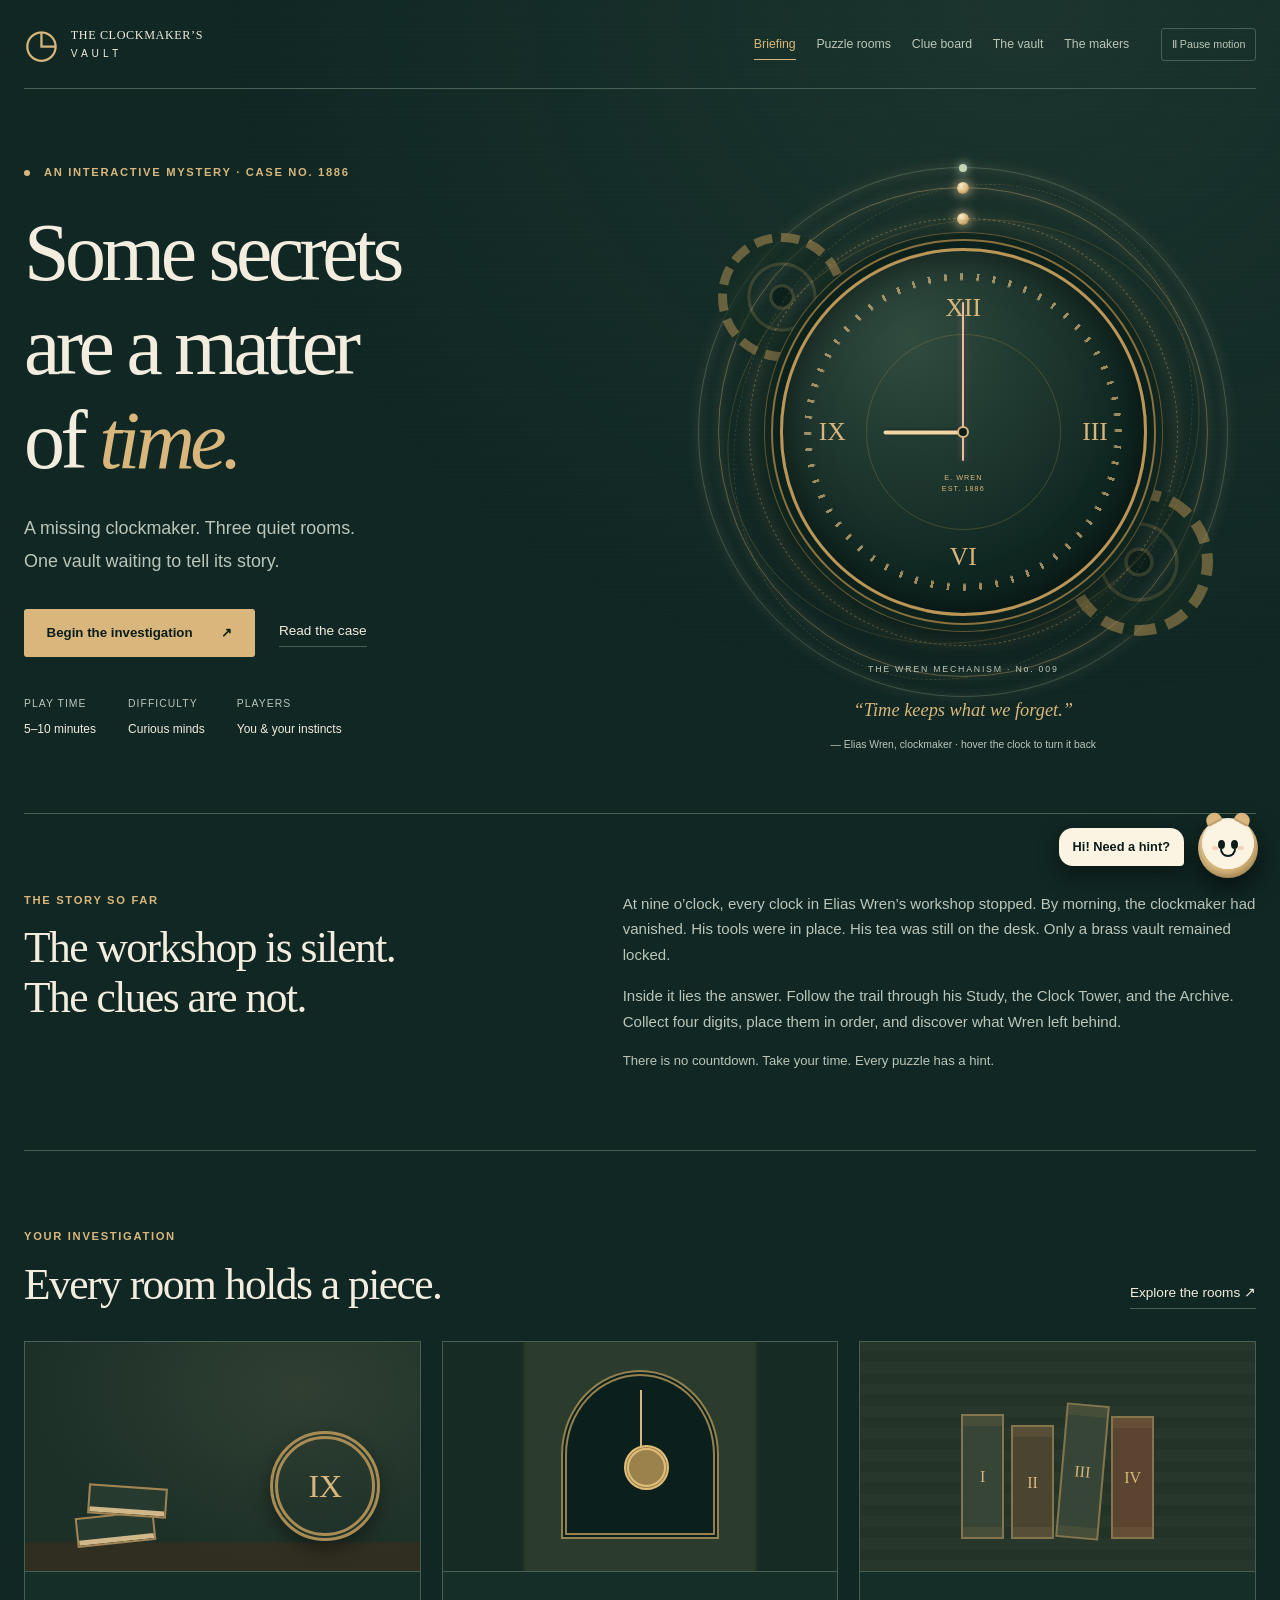
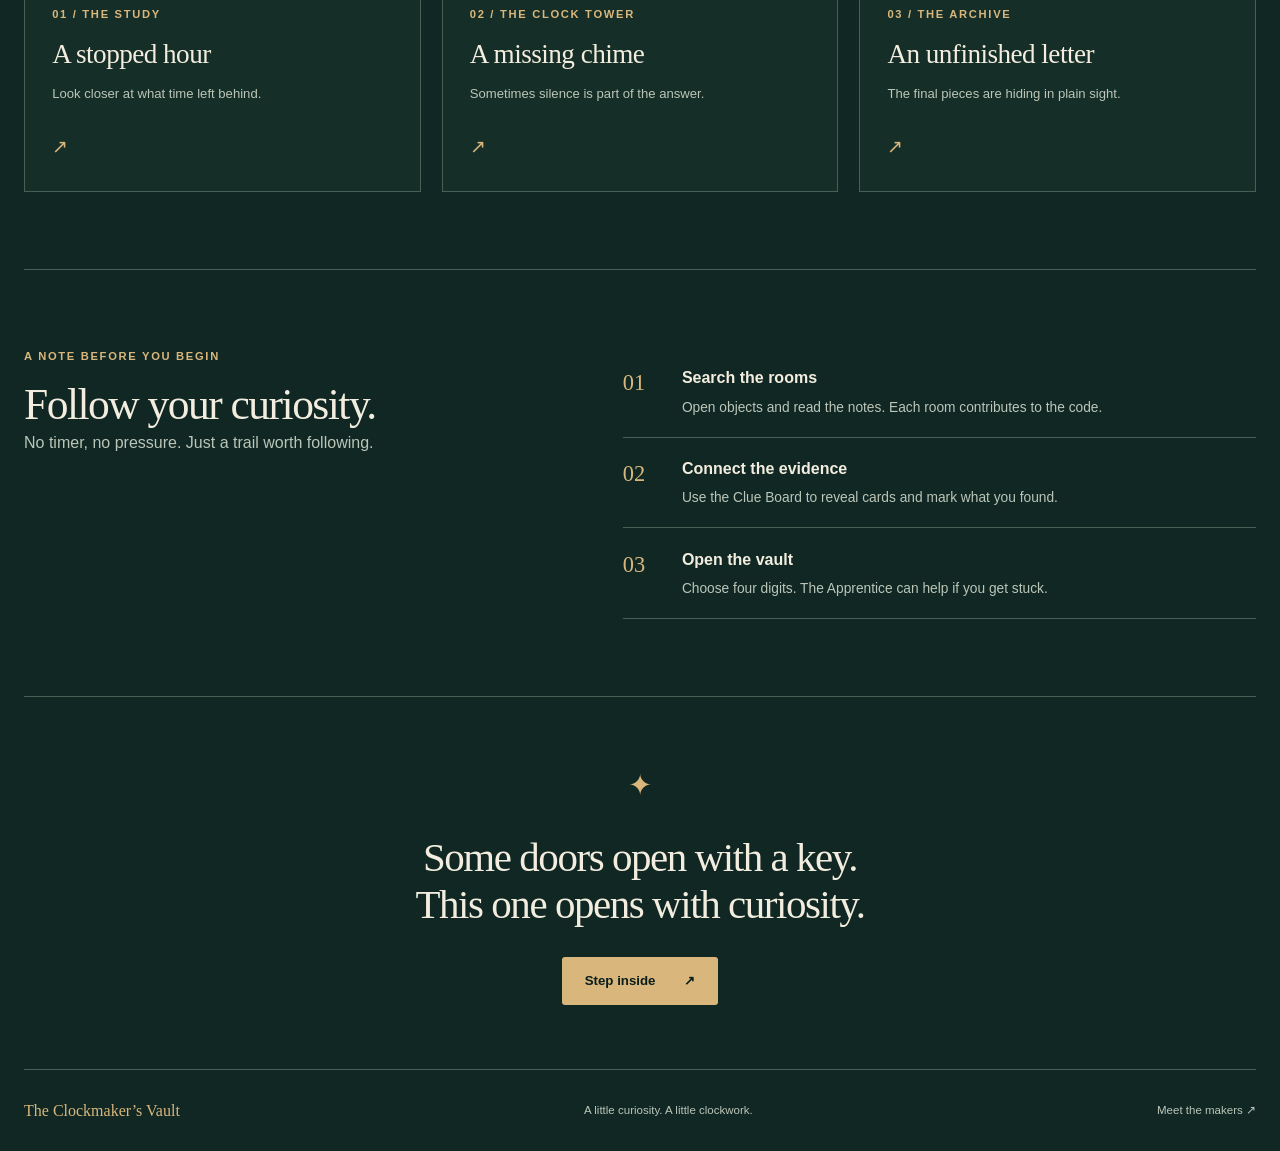
<file: index.html>
<!doctype html>
<!--
  The Clockmaker's Vault | CSC 4370/6370 | index.html
  Assigned page responsibility from supplied proposal: Adithya Godavarthi.
  Implementation prepared with significant AI assistance for the team's review.
  Attribution records the planned responsibility, not verified individual authorship.
  HTML/CSS only. Shared styles enter through css/style.css. See README.md.
-->
<html lang="en">
<head>
  <meta charset="utf-8">
  <meta name="viewport" content="width=device-width, initial-scale=1">
  <meta name="description" content="An atmospheric HTML and CSS escape room. Explore three rooms, collect four digits, and open the clockmaker’s vault.">
  <meta name="theme-color" content="#102724">
  <title>The mystery begins — The Clockmaker's Vault</title>
  <link rel="icon" href="images/favicon.svg" type="image/svg+xml">
  <link rel="stylesheet" href="css/style.css">
</head>
<body class="page-index">
  <a class="skip-link" href="#main">Skip to main content</a>
  <input class="sr-only motion-control" type="checkbox" id="pause-motion">
  <div class="site-shell">
    <!-- Assigned: Adithya Godavarthi. One-time clockwork gate: a spinner winds up, then two brass doors
         part with a skew. Decorative (aria-hidden), never blocks clicks, and is removed for reduced motion. -->
    <div class="intro-gate" aria-hidden="true"><span class="gate-door gate-left"></span><span class="gate-door gate-right"></span><span class="gate-loader"><span class="loader-ring"></span><span class="loader-ring inner"></span><span class="loader-text">Winding the mechanism</span></span></div>
    <!-- Shared navigation uses real links so the complete site works from a local folder. -->
    <header class="site-header container">
      <a class="brand" href="index.html"><span class="brand-mark" aria-hidden="true">◷</span><span>THE CLOCKMAKER’S<span class="brand-small">V A U L T</span></span></a>
      <nav class="main-nav" aria-label="Main navigation"><a href="index.html" aria-current="page">Briefing</a><a href="rooms.html">Puzzle rooms</a><a href="clues.html">Clue board</a><a href="unlock.html">The vault</a><a href="team.html">The makers</a></nav>
      <label class="motion-toggle" for="pause-motion"><span class="motion-running">Ⅱ Pause motion</span><span class="motion-paused">▷ Resume motion</span></label>
    </header>
    <main id="main" class="container" tabindex="-1">

      <!-- Assigned: Adithya Godavarthi. Two-column Grid hero with a CSS-built clock.
           The orrery rings and embers are decorative 3D layers from css/showcase-fx.css. -->
      <section class="hero" aria-labelledby="home-title">
        <div class="hero-copy"><p class="eyebrow"><span class="status-dot"></span> An interactive mystery · Case No. 1886</p>
          <h1 id="home-title"><span class="reveal-line"><span>Some secrets</span></span> <span class="reveal-line"><span>are a matter</span></span> <span class="reveal-line"><span>of <em>time.</em></span></span></h1>
          <p class="intro">A missing clockmaker. Three quiet rooms.<br>One vault waiting to tell its story.</p>
          <div class="button-row"><a class="button primary" href="rooms.html">Begin the investigation <span aria-hidden="true">↗</span></a><a class="text-link" href="#briefing">Read the case</a></div>
          <dl class="hero-meta"><div><dt>Play time</dt><dd>5–10 minutes</dd></div><div><dt>Difficulty</dt><dd>Curious minds</dd></div><div><dt>Players</dt><dd>You &amp; your instincts</dd></div></dl>
        </div>
        <div class="hero-art"><div class="embers" aria-hidden="true"><i></i><i></i><i></i><i></i><i></i><i></i><i></i><i></i><i></i><i></i><i></i><i></i></div><div class="clock-art" aria-hidden="true"><div class="orrery"><span class="orrery-ring r1"></span><span class="orrery-ring r2"></span><span class="orrery-ring r3"></span></div><div class="orbit orbit-one"></div><div class="orbit orbit-two"></div><div class="gear gear-one"></div><div class="gear gear-two"></div><div class="clock-face"><span class="numeral n12">XII</span><span class="numeral n3">III</span><span class="numeral n6">VI</span><span class="numeral n9">IX</span><div class="clock-inner"></div><div class="hand hour"></div><div class="hand minute"></div><span class="clock-pin"></span><span class="clock-signature">E. WREN<br>EST. 1886</span></div><span class="art-caption">THE WREN MECHANISM · No. 009</span></div><p class="art-note">“Time keeps what we forget.”<span>— Elias Wren, clockmaker · hover the clock to turn it back</span></p></div>
      </section>
      <section class="case-brief section-space" id="briefing" aria-labelledby="briefing-title">
        <div><p class="eyebrow">The story so far</p><h2 id="briefing-title">The workshop is silent.<br>The clues are not.</h2></div>
        <div class="prose"><p>At nine o’clock, every clock in Elias Wren’s workshop stopped. By morning, the clockmaker had vanished. His tools were in place. His tea was still on the desk. Only a brass vault remained locked.</p><p>Inside it lies the answer. Follow the trail through his Study, the Clock Tower, and the Archive. Collect four digits, place them in order, and discover what Wren left behind.</p><p class="small-note">There is no countdown. Take your time. Every puzzle has a hint.</p></div>
      </section>
      <section class="section-space" aria-labelledby="route-title"><div class="section-heading"><div><p class="eyebrow">Your investigation</p><h2 id="route-title">Every room holds a piece.</h2></div><a class="text-link" href="rooms.html">Explore the rooms <span aria-hidden="true">↗</span></a></div>
        <div class="route-grid">
          <a class="route-card" href="rooms.html"><span class="room-illustration study-art" aria-hidden="true"><span class="book b1"></span><span class="book b2"></span><span class="desk-clock">IX</span></span><div class="card-content"><span class="eyebrow">01 / The Study</span><h3>A stopped hour</h3><span>Look closer at what time left behind.</span><span class="card-arrow" aria-hidden="true">↗</span></div></a>
          <a class="route-card" href="rooms.html"><span class="room-illustration tower-art" aria-hidden="true"><span class="tower-window"></span><span class="pendulum"></span></span><div class="card-content"><span class="eyebrow">02 / The Clock Tower</span><h3>A missing chime</h3><span>Sometimes silence is part of the answer.</span><span class="card-arrow" aria-hidden="true">↗</span></div></a>
          <a class="route-card" href="rooms.html"><span class="room-illustration archive-art" aria-hidden="true"><span class="archive-book ab1">I</span><span class="archive-book ab2">II</span><span class="archive-book ab3">III</span><span class="archive-book ab4">IV</span></span><div class="card-content"><span class="eyebrow">03 / The Archive</span><h3>An unfinished letter</h3><span>The final pieces are hiding in plain sight.</span><span class="card-arrow" aria-hidden="true">↗</span></div></a>
        </div>
      </section>
      <section class="how-to section-space" aria-labelledby="how-title"><div><p class="eyebrow">A note before you begin</p><h2 id="how-title">Follow your curiosity.</h2><p class="muted">No timer, no pressure. Just a trail worth following.</p></div><ol class="steps"><li><strong>Search the rooms</strong><span>Open objects and read the notes. Each room contributes to the code.</span></li><li><strong>Connect the evidence</strong><span>Use the Clue Board to reveal cards and mark what you found.</span></li><li><strong>Open the vault</strong><span>Choose four digits. The Apprentice can help if you get stuck.</span></li></ol></section>
      <section class="closing-note"><span aria-hidden="true">✦</span><h2>Some doors open with a key.<br>This one opens with curiosity.</h2><a class="button primary" href="rooms.html">Step inside <span aria-hidden="true">↗</span></a></section>

    </main>
    <footer class="site-footer container"><a class="footer-brand" href="index.html">The Clockmaker’s Vault</a><p>A little curiosity. A little clockwork.</p><a href="team.html">Meet the makers <span aria-hidden="true">↗</span></a></footer>
    <!-- Floating "Ask the Apprentice" chatbot (bonus feature 1). Assigned: Aishwarya Nuni.
         A hidden checkbox opens and closes the panel; hidden radios pick the conversation. HTML/CSS only. -->
    <input class="sr-only chat-toggle" type="checkbox" id="chat-toggle">
    <label class="chat-fab" for="chat-toggle"><span class="fab-icon" aria-hidden="true"><i class="bell bell-l"></i><i class="bell bell-r"></i><i class="eye eye-l"></i><i class="eye eye-r"></i><i class="smile"></i><i class="fab-x">×</i></span><span class="fab-bubble" aria-hidden="true">Hi! Need a hint?</span><span class="sr-only">Open or close the Apprentice chat</span></label>
    <section class="chat-pop" aria-label="Ask the Apprentice chat"><div class="chat chat-floating"><input class="sr-only chat-radio" type="radio" name="fab-ask" id="fab-ask-none" checked><input class="sr-only chat-radio" type="radio" name="fab-ask" id="fab-ask-study"><input class="sr-only chat-radio" type="radio" name="fab-ask" id="fab-ask-tower"><input class="sr-only chat-radio" type="radio" name="fab-ask" id="fab-ask-archive"><input class="sr-only chat-radio" type="radio" name="fab-ask" id="fab-ask-order"><div class="chat-window"><div class="chat-head"><span class="chat-avatar" aria-hidden="true">A</span><div><strong>The Apprentice</strong><span class="chat-status">online · authored replies</span></div><label class="chat-close" for="chat-toggle"><span aria-hidden="true">×</span><span class="sr-only">Close chat</span></label></div><div class="chat-log"><p class="msg msg-bot chat-welcome">Good evening, and welcome to Master Wren’s workshop. The rooms hold four digits. Ask me if you get stuck.</p><div class="chat-thread thread-study"><p class="msg msg-user"><span class="sr-only">You asked: </span>I’m stuck in the Study</p><div class="msg msg-bot chat-reply"><span class="chat-typing" aria-hidden="true"><i></i><i></i><i></i></span><div class="reply-body"><p><span class="sr-only">The Apprentice: </span><strong>A gentle nudge:</strong> the short hand matters more than the long one. Which Roman numeral does it point to?</p><details class="hint-more"><summary>A clearer hint</summary><p>IX means nine, and Wren says the hour goes first.</p></details></div></div></div><div class="chat-thread thread-tower"><p class="msg msg-user"><span class="sr-only">You asked: </span>What counts in the tower?</p><div class="msg msg-bot chat-reply"><span class="chat-typing" aria-hidden="true"><i></i><i></i><i></i></span><div class="reply-body"><p><span class="sr-only">The Apprentice: </span><strong>A gentle nudge:</strong> the note describes seven bells, but two of them cannot sing.</p><details class="hint-more"><summary>A clearer hint</summary><p>Count only the sounding bells: 7 − 2 = 5. Sound is the second digit.</p></details></div></div></div><div class="chat-thread thread-archive"><p class="msg msg-user"><span class="sr-only">You asked: </span>What about the Archive?</p><div class="msg msg-bot chat-reply"><span class="chat-typing" aria-hidden="true"><i></i><i></i><i></i></span><div class="reply-body"><p><span class="sr-only">The Apprentice: </span><strong>A gentle nudge:</strong> the bookmark and the wax seal each give you a digit.</p><details class="hint-more"><summary>A clearer hint</summary><p>Volume IV gives four. Three seal rings give three. The volume comes before the seal.</p></details></div></div></div><div class="chat-thread thread-order"><p class="msg msg-user"><span class="sr-only">You asked: </span>How do I order the digits?</p><div class="msg msg-bot chat-reply"><span class="chat-typing" aria-hidden="true"><i></i><i></i><i></i></span><div class="reply-body"><p><span class="sr-only">The Apprentice: </span>The journal is your guide: <strong>hour, sound, volume, seal.</strong></p><details class="hint-more"><summary>Show the full deduction</summary><p>The hour is 9, the sounding bells are 5, Volume IV gives 4, and the seal has 3 rings. The code is <strong>9543</strong>. <a class="text-link" href="unlock.html">Take it to the vault ↗</a></p></details></div></div></div></div><div class="chat-chips" role="group" aria-label="Ask the Apprentice. Use arrow keys to change the question."><label for="fab-ask-study">I’m stuck in the Study</label><label for="fab-ask-tower">What counts in the tower?</label><label for="fab-ask-archive">What about the Archive?</label><label for="fab-ask-order">How do I order the digits?</label><label for="fab-ask-none" class="chip-reset">↺ Start over</label></div></div></div></section>
  </div>
</body>
</html>
</file>
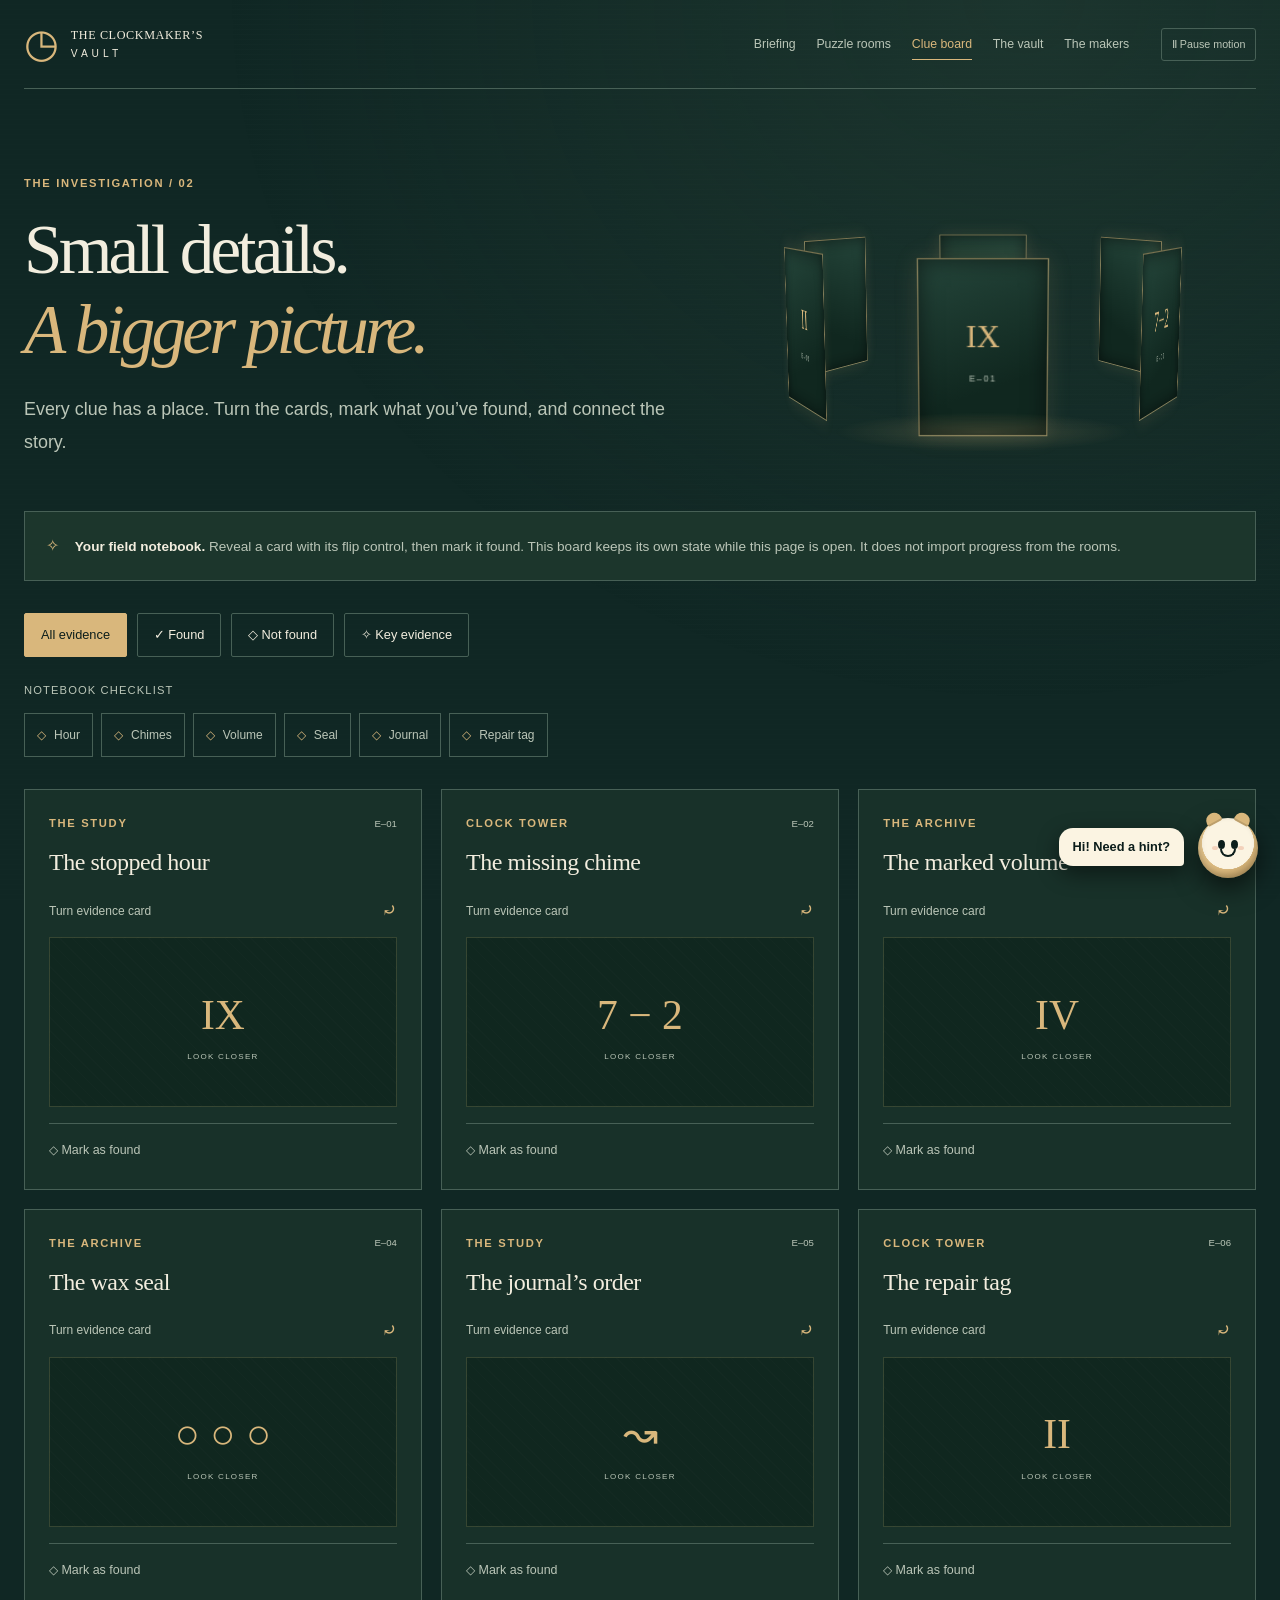
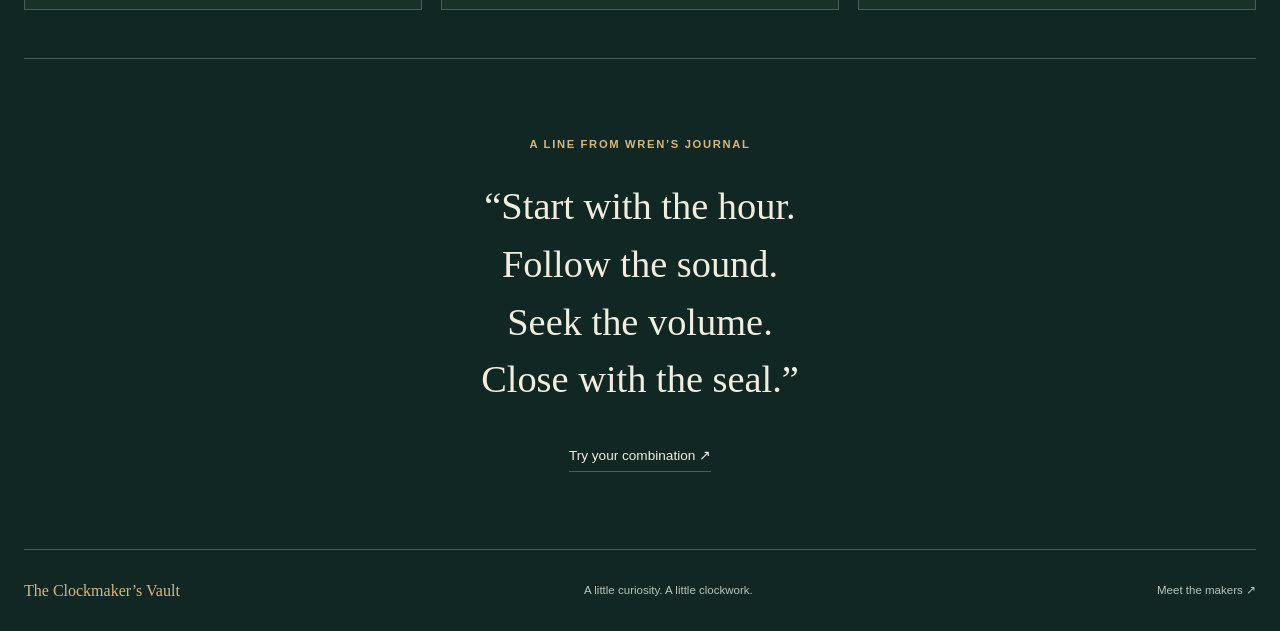
<file: clues.html>
<!doctype html>
<!--
  The Clockmaker's Vault | CSC 4370/6370 | clues.html
  Assigned page responsibility from supplied proposal: Adithya Godavarthi.
  Implementation prepared with significant AI assistance for the team's review.
  Attribution records the planned responsibility, not verified individual authorship.
  HTML/CSS only. Shared styles enter through css/style.css. See README.md.
-->
<html lang="en">
<head>
  <meta charset="utf-8">
  <meta name="viewport" content="width=device-width, initial-scale=1">
  <meta name="description" content="Turn evidence cards, filter found and key clues, and assemble the four-digit combination.">
  <meta name="theme-color" content="#102724">
  <title>Clue board — The Clockmaker's Vault</title>
  <link rel="icon" href="images/favicon.svg" type="image/svg+xml">
  <link rel="stylesheet" href="css/style.css">
</head>
<body class="page-clues">
  <a class="skip-link" href="#main">Skip to main content</a>
  <input class="sr-only motion-control" type="checkbox" id="pause-motion">
  <div class="site-shell">
    <!-- Shared navigation uses real links so the complete site works from a local folder. -->
    <header class="site-header container">
      <a class="brand" href="index.html"><span class="brand-mark" aria-hidden="true">◷</span><span>THE CLOCKMAKER’S<span class="brand-small">V A U L T</span></span></a>
      <nav class="main-nav" aria-label="Main navigation"><a href="index.html">Briefing</a><a href="rooms.html">Puzzle rooms</a><a href="clues.html" aria-current="page">Clue board</a><a href="unlock.html">The vault</a><a href="team.html">The makers</a></nav>
      <label class="motion-toggle" for="pause-motion"><span class="motion-running">Ⅱ Pause motion</span><span class="motion-paused">▷ Resume motion</span></label>
    </header>
    <main id="main" class="container" tabindex="-1">

      <header class="page-heading heading-with-ring"><div><p class="eyebrow">The investigation / 02</p><h1>Small details.<br><em>A bigger picture.</em></h1><p class="intro">Every clue has a place. Turn the cards, mark what you’ve found, and connect the story.</p></div>
        <!-- Assigned: Adithya Godavarthi. Decorative 3D carousel of the six clue glyphs (preserve-3d + rotateY). Hover pauses it. -->
        <div class="ring-viewport" aria-hidden="true"><div class="evidence-ring"><div class="ring-spin"><span class="ring-card"><b>IX</b><small>E–01</small></span><span class="ring-card"><b>7−2</b><small>E–02</small></span><span class="ring-card"><b>IV</b><small>E–03</small></span><span class="ring-card"><b>○○○</b><small>E–04</small></span><span class="ring-card"><b>↝</b><small>E–05</small></span><span class="ring-card"><b>II</b><small>E–06</small></span></div></div><span class="ring-floor"></span></div></header>
      <aside class="notice"><span aria-hidden="true">✧</span><p><strong>Your field notebook.</strong> Reveal a card with its flip control, then mark it found. This board keeps its own state while this page is open. It does not import progress from the rooms.</p></aside>
      <!-- Assigned: Adithya Godavarthi. Filter radios and found checkboxes are all board siblings. -->
      <section class="evidence-board" aria-labelledby="evidence-title"><h2 id="evidence-title" class="sr-only">Evidence collection</h2>
        <input class="sr-only filter-radio" type="radio" name="filter" id="filter-all" checked aria-label="All evidence">
        <input class="sr-only filter-radio" type="radio" name="filter" id="filter-found" aria-label="Found">
        <input class="sr-only filter-radio" type="radio" name="filter" id="filter-locked" aria-label="Not found">
        <input class="sr-only filter-radio" type="radio" name="filter" id="filter-key" aria-label="Key evidence">
        <input class="sr-only found-control" type="checkbox" id="found-hour" aria-label="Mark hour evidence found">
        <input class="sr-only found-control" type="checkbox" id="found-chime" aria-label="Mark chime evidence found">
        <input class="sr-only found-control" type="checkbox" id="found-volume" aria-label="Mark volume evidence found">
        <input class="sr-only found-control" type="checkbox" id="found-seal" aria-label="Mark seal evidence found">
        <input class="sr-only found-control" type="checkbox" id="found-journal" aria-label="Mark journal evidence found">
        <input class="sr-only found-control" type="checkbox" id="found-letter" aria-label="Mark letter evidence found">
        <div class="filter-labels" role="group" aria-label="Filter evidence"><label for="filter-all">All evidence</label><label for="filter-found">✓ Found</label><label for="filter-locked">◇ Not found</label><label for="filter-key">✧ Key evidence</label></div>
        <!-- The always-visible checklist keeps checkbox focus visible under every filter. -->
        <div class="found-controls" role="group" aria-label="Found evidence checklist"><span class="checklist-title">Notebook checklist</span><label for="found-hour">Hour</label><label for="found-chime">Chimes</label><label for="found-volume">Volume</label><label for="found-seal">Seal</label><label for="found-journal">Journal</label><label for="found-letter">Repair tag</label></div>
        <div class="evidence-grid">
          <article class="evidence-card evidence-hour key-evidence"><div class="evidence-top"><span class="eyebrow">THE STUDY</span><span class="evidence-id">E–01</span></div><h3>The stopped hour</h3><input class="sr-only flip-input" type="checkbox" id="flip-hour"><label class="flip-control" for="flip-hour">Turn evidence card <span aria-hidden="true">⤾</span></label><div class="flip-stage" aria-hidden="true"><div class="flip-inner"><div class="flip-face flip-front"><span>IX</span><small>LOOK CLOSER</small></div><div class="flip-face flip-back"><span>9</span><small>THE DEDUCTION</small></div></div></div><div class="card-deduction"><p>The hour hand points to IX. The journal says to start with the hour.</p><p class="deduction-value"><strong>9</strong> <span>Code digit</span></p></div><label class="found-label" for="found-hour"><span class="found-no">◇ Mark as found</span><span class="found-yes">✓ Evidence found</span></label></article>
          <article class="evidence-card evidence-chime key-evidence"><div class="evidence-top"><span class="eyebrow">CLOCK TOWER</span><span class="evidence-id">E–02</span></div><h3>The missing chime</h3><input class="sr-only flip-input" type="checkbox" id="flip-chime"><label class="flip-control" for="flip-chime">Turn evidence card <span aria-hidden="true">⤾</span></label><div class="flip-stage" aria-hidden="true"><div class="flip-inner"><div class="flip-face flip-front"><span>7 − 2</span><small>LOOK CLOSER</small></div><div class="flip-face flip-back"><span>5</span><small>THE DEDUCTION</small></div></div></div><div class="card-deduction"><p>Seven bells minus two silent bells. Sound follows the hour.</p><p class="deduction-value"><strong>5</strong> <span>Code digit</span></p></div><label class="found-label" for="found-chime"><span class="found-no">◇ Mark as found</span><span class="found-yes">✓ Evidence found</span></label></article>
          <article class="evidence-card evidence-volume key-evidence"><div class="evidence-top"><span class="eyebrow">THE ARCHIVE</span><span class="evidence-id">E–03</span></div><h3>The marked volume</h3><input class="sr-only flip-input" type="checkbox" id="flip-volume"><label class="flip-control" for="flip-volume">Turn evidence card <span aria-hidden="true">⤾</span></label><div class="flip-stage" aria-hidden="true"><div class="flip-inner"><div class="flip-face flip-front"><span>IV</span><small>LOOK CLOSER</small></div><div class="flip-face flip-back"><span>4</span><small>THE DEDUCTION</small></div></div></div><div class="card-deduction"><p>The bookmark rests in Volume IV. The volume is third.</p><p class="deduction-value"><strong>4</strong> <span>Code digit</span></p></div><label class="found-label" for="found-volume"><span class="found-no">◇ Mark as found</span><span class="found-yes">✓ Evidence found</span></label></article>
          <article class="evidence-card evidence-seal key-evidence"><div class="evidence-top"><span class="eyebrow">THE ARCHIVE</span><span class="evidence-id">E–04</span></div><h3>The wax seal</h3><input class="sr-only flip-input" type="checkbox" id="flip-seal"><label class="flip-control" for="flip-seal">Turn evidence card <span aria-hidden="true">⤾</span></label><div class="flip-stage" aria-hidden="true"><div class="flip-inner"><div class="flip-face flip-front"><span>○ ○ ○</span><small>LOOK CLOSER</small></div><div class="flip-face flip-back"><span>3</span><small>THE DEDUCTION</small></div></div></div><div class="card-deduction"><p>Three open rings. The seal closes the sequence.</p><p class="deduction-value"><strong>3</strong> <span>Code digit</span></p></div><label class="found-label" for="found-seal"><span class="found-no">◇ Mark as found</span><span class="found-yes">✓ Evidence found</span></label></article>
          <article class="evidence-card evidence-journal context-evidence"><div class="evidence-top"><span class="eyebrow">THE STUDY</span><span class="evidence-id">E–05</span></div><h3>The journal’s order</h3><input class="sr-only flip-input" type="checkbox" id="flip-journal"><label class="flip-control" for="flip-journal">Turn evidence card <span aria-hidden="true">⤾</span></label><div class="flip-stage" aria-hidden="true"><div class="flip-inner"><div class="flip-face flip-front"><span>↝</span><small>LOOK CLOSER</small></div><div class="flip-face flip-back"><span>ORDER</span><small>THE DEDUCTION</small></div></div></div><div class="card-deduction"><p>Hour. Sound. Volume. Seal. These are the four positions in the lock.</p><p class="deduction-value"><strong>ORDER</strong> <span>Supporting evidence</span></p></div><label class="found-label" for="found-journal"><span class="found-no">◇ Mark as found</span><span class="found-yes">✓ Evidence found</span></label></article>
          <article class="evidence-card evidence-letter context-evidence"><div class="evidence-top"><span class="eyebrow">CLOCK TOWER</span><span class="evidence-id">E–06</span></div><h3>The repair tag</h3><input class="sr-only flip-input" type="checkbox" id="flip-letter"><label class="flip-control" for="flip-letter">Turn evidence card <span aria-hidden="true">⤾</span></label><div class="flip-stage" aria-hidden="true"><div class="flip-inner"><div class="flip-face flip-front"><span>II</span><small>LOOK CLOSER</small></div><div class="flip-face flip-back"><span>CONTEXT</span><small>THE DEDUCTION</small></div></div></div><div class="card-deduction"><p>Two bells are under repair. Their tag numbers are distractions, not code digits.</p><p class="deduction-value"><strong>CONTEXT</strong> <span>Supporting evidence</span></p></div><label class="found-label" for="found-letter"><span class="found-no">◇ Mark as found</span><span class="found-yes">✓ Evidence found</span></label></article>
        </div><p class="empty-state">No evidence matches this filter yet. Mark a card as found, or choose All evidence.</p>
        <div class="board-ready"><div><span class="eyebrow">All four key clues found</span><h3>The pieces are in place.</h3></div><span class="code-strip" aria-hidden="true"><b>9</b><b>5</b><b>4</b><b>3</b></span><a class="button primary" href="unlock.html">Go to the vault <span aria-hidden="true">↗</span></a></div>
      </section><section class="sequence-note section-space" aria-labelledby="journal-title"><h2 id="journal-title" class="sr-only">The journal sequence</h2><p class="eyebrow">A line from Wren’s journal</p><blockquote>“Start with the hour.<br>Follow the sound.<br>Seek the volume.<br>Close with the seal.”</blockquote><a class="text-link" href="unlock.html">Try your combination <span aria-hidden="true">↗</span></a></section>

    </main>
    <footer class="site-footer container"><a class="footer-brand" href="index.html">The Clockmaker’s Vault</a><p>A little curiosity. A little clockwork.</p><a href="team.html">Meet the makers <span aria-hidden="true">↗</span></a></footer>
    <!-- Floating "Ask the Apprentice" chatbot (bonus feature 1). Assigned: Aishwarya Nuni.
         A hidden checkbox opens and closes the panel; hidden radios pick the conversation. HTML/CSS only. -->
    <input class="sr-only chat-toggle" type="checkbox" id="chat-toggle">
    <label class="chat-fab" for="chat-toggle"><span class="fab-icon" aria-hidden="true"><i class="bell bell-l"></i><i class="bell bell-r"></i><i class="eye eye-l"></i><i class="eye eye-r"></i><i class="smile"></i><i class="fab-x">×</i></span><span class="fab-bubble" aria-hidden="true">Hi! Need a hint?</span><span class="sr-only">Open or close the Apprentice chat</span></label>
    <section class="chat-pop" aria-label="Ask the Apprentice chat"><div class="chat chat-floating"><input class="sr-only chat-radio" type="radio" name="fab-ask" id="fab-ask-none" checked><input class="sr-only chat-radio" type="radio" name="fab-ask" id="fab-ask-study"><input class="sr-only chat-radio" type="radio" name="fab-ask" id="fab-ask-tower"><input class="sr-only chat-radio" type="radio" name="fab-ask" id="fab-ask-archive"><input class="sr-only chat-radio" type="radio" name="fab-ask" id="fab-ask-order"><div class="chat-window"><div class="chat-head"><span class="chat-avatar" aria-hidden="true">A</span><div><strong>The Apprentice</strong><span class="chat-status">online · authored replies</span></div><label class="chat-close" for="chat-toggle"><span aria-hidden="true">×</span><span class="sr-only">Close chat</span></label></div><div class="chat-log"><p class="msg msg-bot chat-welcome">Sorting the evidence? Tick the four key clues and the code will line up. Ask me about any room.</p><div class="chat-thread thread-study"><p class="msg msg-user"><span class="sr-only">You asked: </span>I’m stuck in the Study</p><div class="msg msg-bot chat-reply"><span class="chat-typing" aria-hidden="true"><i></i><i></i><i></i></span><div class="reply-body"><p><span class="sr-only">The Apprentice: </span><strong>A gentle nudge:</strong> the short hand matters more than the long one. Which Roman numeral does it point to?</p><details class="hint-more"><summary>A clearer hint</summary><p>IX means nine, and Wren says the hour goes first.</p></details></div></div></div><div class="chat-thread thread-tower"><p class="msg msg-user"><span class="sr-only">You asked: </span>What counts in the tower?</p><div class="msg msg-bot chat-reply"><span class="chat-typing" aria-hidden="true"><i></i><i></i><i></i></span><div class="reply-body"><p><span class="sr-only">The Apprentice: </span><strong>A gentle nudge:</strong> the note describes seven bells, but two of them cannot sing.</p><details class="hint-more"><summary>A clearer hint</summary><p>Count only the sounding bells: 7 − 2 = 5. Sound is the second digit.</p></details></div></div></div><div class="chat-thread thread-archive"><p class="msg msg-user"><span class="sr-only">You asked: </span>What about the Archive?</p><div class="msg msg-bot chat-reply"><span class="chat-typing" aria-hidden="true"><i></i><i></i><i></i></span><div class="reply-body"><p><span class="sr-only">The Apprentice: </span><strong>A gentle nudge:</strong> the bookmark and the wax seal each give you a digit.</p><details class="hint-more"><summary>A clearer hint</summary><p>Volume IV gives four. Three seal rings give three. The volume comes before the seal.</p></details></div></div></div><div class="chat-thread thread-order"><p class="msg msg-user"><span class="sr-only">You asked: </span>How do I order the digits?</p><div class="msg msg-bot chat-reply"><span class="chat-typing" aria-hidden="true"><i></i><i></i><i></i></span><div class="reply-body"><p><span class="sr-only">The Apprentice: </span>The journal is your guide: <strong>hour, sound, volume, seal.</strong></p><details class="hint-more"><summary>Show the full deduction</summary><p>The hour is 9, the sounding bells are 5, Volume IV gives 4, and the seal has 3 rings. The code is <strong>9543</strong>. <a class="text-link" href="unlock.html">Take it to the vault ↗</a></p></details></div></div></div></div><div class="chat-chips" role="group" aria-label="Ask the Apprentice. Use arrow keys to change the question."><label for="fab-ask-study">I’m stuck in the Study</label><label for="fab-ask-tower">What counts in the tower?</label><label for="fab-ask-archive">What about the Archive?</label><label for="fab-ask-order">How do I order the digits?</label><label for="fab-ask-none" class="chip-reset">↺ Start over</label></div></div></div></section>
  </div>
</body>
</html>
</file>
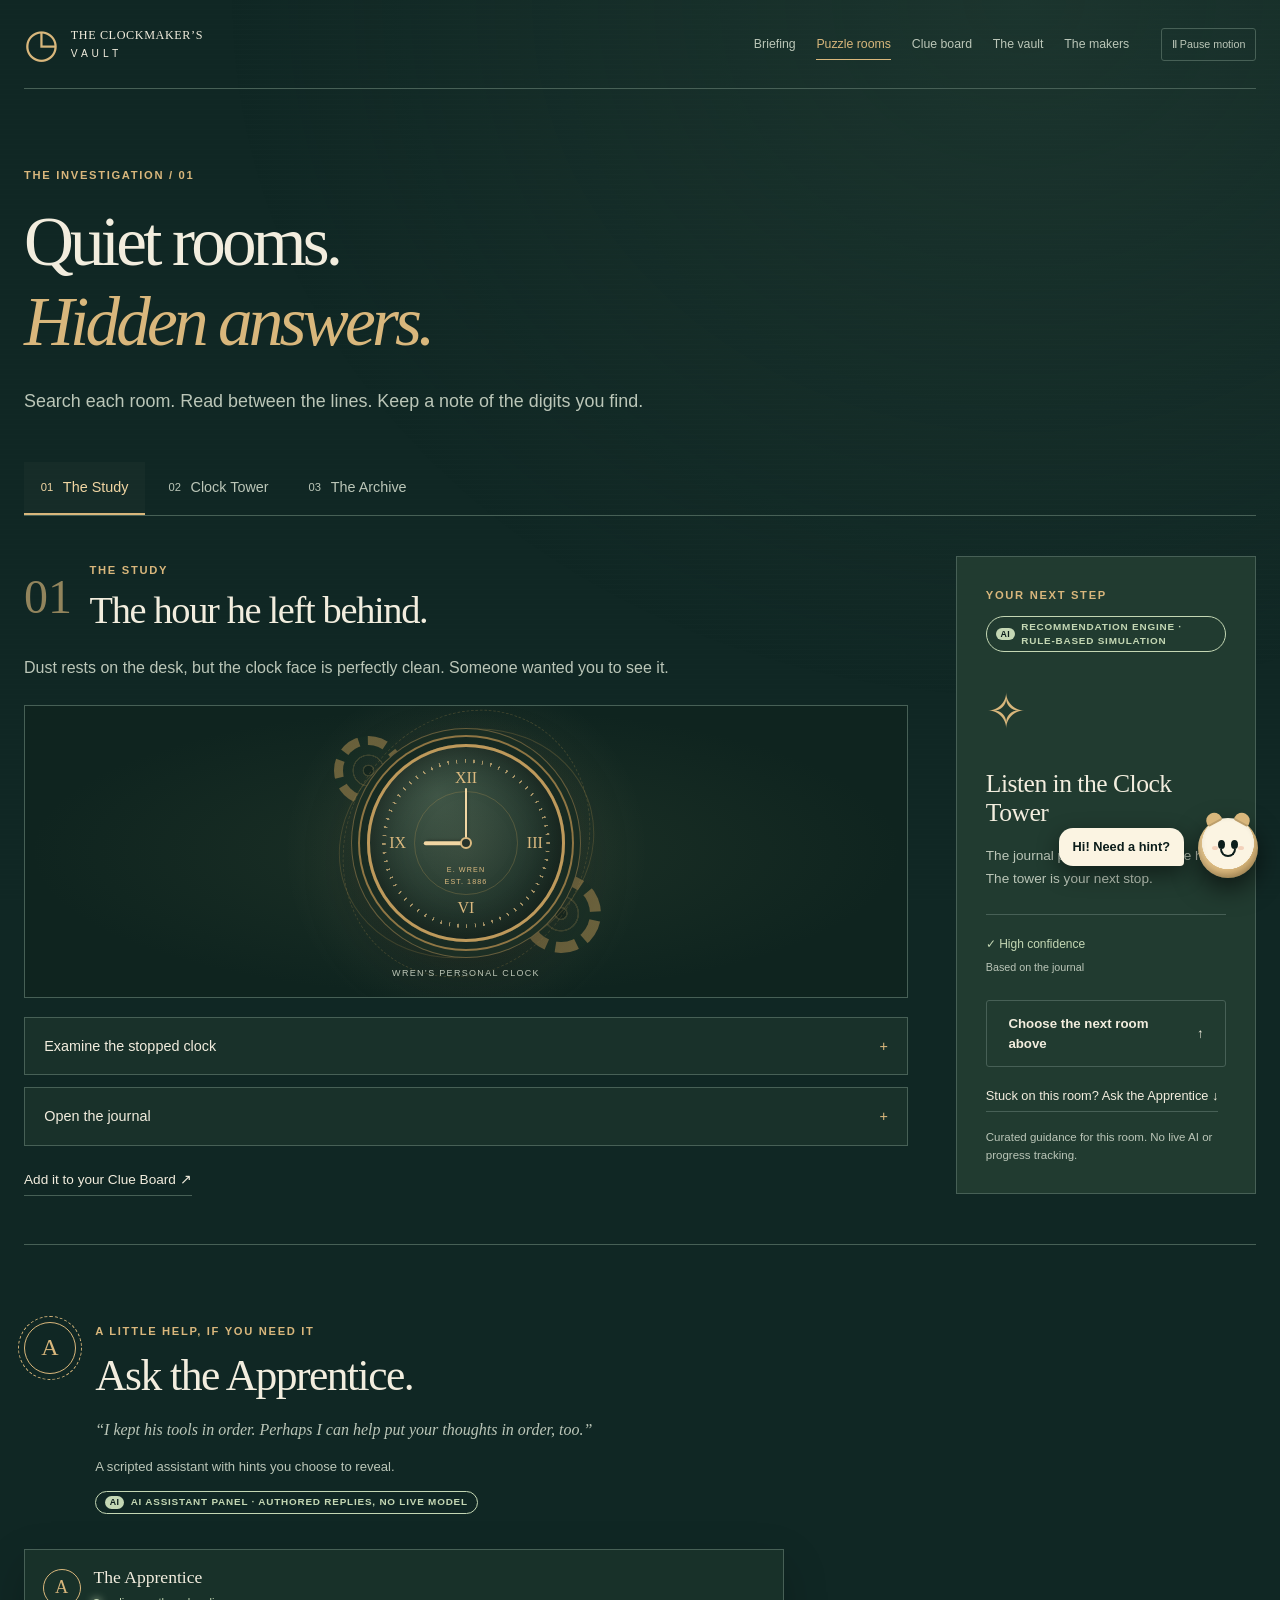
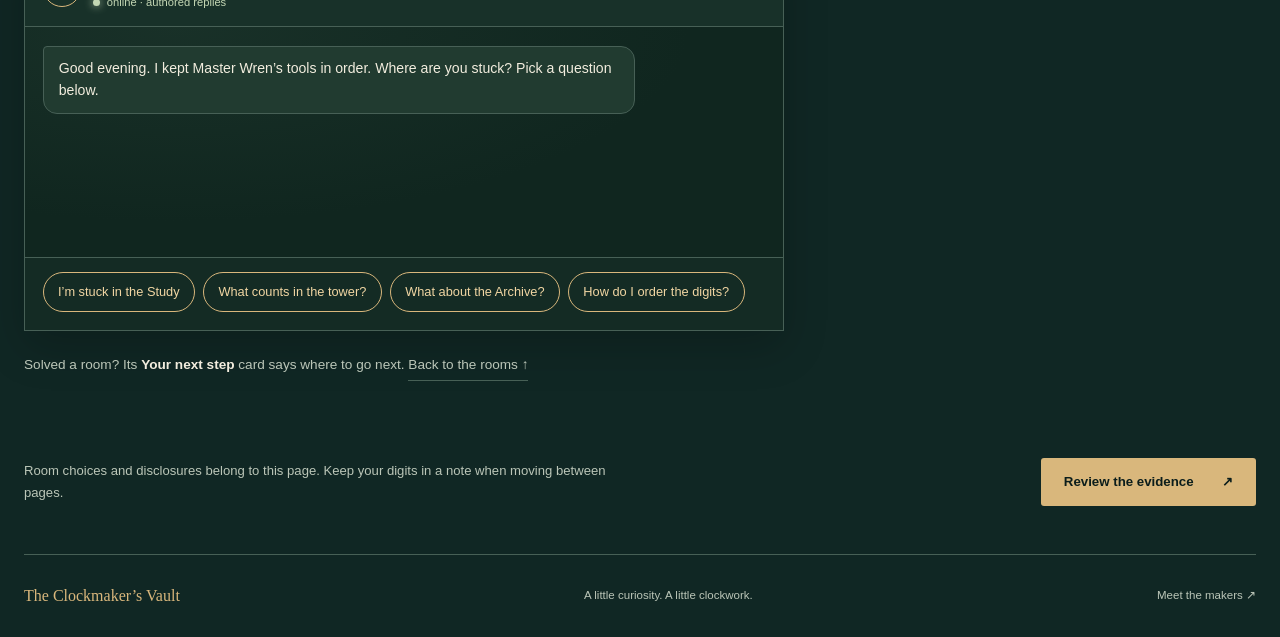
<file: rooms.html>
<!doctype html>
<!--
  The Clockmaker's Vault | CSC 4370/6370 | rooms.html
  Assigned page responsibility from supplied proposal: Nirupamarayudu Chitturi.
  Implementation prepared with significant AI assistance for the team's review.
  Attribution records the planned responsibility, not verified individual authorship.
  HTML/CSS only. Shared styles enter through css/style.css. See README.md.
-->
<html lang="en">
<head>
  <meta charset="utf-8">
  <meta name="viewport" content="width=device-width, initial-scale=1">
  <meta name="description" content="Search the Study, Clock Tower, and Archive. Reveal clues and ask the Apprentice for graduated hints.">
  <meta name="theme-color" content="#102724">
  <title>Puzzle rooms — The Clockmaker's Vault</title>
  <link rel="icon" href="images/favicon.svg" type="image/svg+xml">
  <link rel="stylesheet" href="css/style.css">
</head>
<body class="page-rooms">
  <a class="skip-link" href="#main">Skip to main content</a>
  <input class="sr-only motion-control" type="checkbox" id="pause-motion">
  <div class="site-shell">
    <!-- Shared navigation uses real links so the complete site works from a local folder. -->
    <header class="site-header container">
      <a class="brand" href="index.html"><span class="brand-mark" aria-hidden="true">◷</span><span>THE CLOCKMAKER’S<span class="brand-small">V A U L T</span></span></a>
      <nav class="main-nav" aria-label="Main navigation"><a href="index.html">Briefing</a><a href="rooms.html" aria-current="page">Puzzle rooms</a><a href="clues.html">Clue board</a><a href="unlock.html">The vault</a><a href="team.html">The makers</a></nav>
      <label class="motion-toggle" for="pause-motion"><span class="motion-running">Ⅱ Pause motion</span><span class="motion-paused">▷ Resume motion</span></label>
    </header>
    <main id="main" class="container" tabindex="-1">

      <header class="page-heading"><p class="eyebrow">The investigation / 01</p><h1>Quiet rooms.<br><em>Hidden answers.</em></h1><p class="intro">Search each room. Read between the lines. Keep a note of the digits you find.</p></header>
      <!-- Assigned: Nirupamarayudu Chitturi. Native radios use sibling selectors, not scripted tabs.
           Scene dust, swinging bells, the rising marked volume and the 3D panel swing live in css/motion.css. -->
      <section class="room-switch" aria-labelledby="rooms-title"><h2 id="rooms-title" class="sr-only">Explore the puzzle rooms</h2>
        <span id="study" class="room-anchor" tabindex="-1"></span><span id="tower" class="room-anchor" tabindex="-1"></span><span id="archive" class="room-anchor" tabindex="-1"></span>
        <input class="sr-only state-radio" type="radio" name="room" id="room-study" checked>
        <input class="sr-only state-radio" type="radio" name="room" id="room-tower">
        <input class="sr-only state-radio" type="radio" name="room" id="room-archive">
        <div class="room-labels" id="room-picker" tabindex="-1" role="group" aria-label="Choose a room. Use arrow keys on the radio controls."><label for="room-study">01 <span>The Study</span></label><label for="room-tower">02 <span>Clock Tower</span></label><label for="room-archive">03 <span>The Archive</span></label></div>
        <section class="room-panel panel-study" aria-labelledby="title-study"><div class="room-main"><div class="room-title"><span class="room-number">01</span><div><p class="eyebrow">The Study</p><h2 id="title-study">The hour he left behind.</h2></div></div><p class="muted">Dust rests on the desk, but the clock face is perfectly clean. Someone wanted you to see it.</p><div class="puzzle-scene study-scene" role="img" aria-label="A clock stopped at nine o’clock, with the hour hand pointing to Roman numeral IX."><div class="embers scene-dust" aria-hidden="true"><i></i><i></i><i></i><i></i><i></i><i></i><i></i></div><div class="clock-art small-clock" aria-hidden="true"><div class="orbit orbit-one"></div><div class="orbit orbit-two"></div><div class="gear gear-one"></div><div class="gear gear-two"></div><div class="clock-face"><span class="numeral n12">XII</span><span class="numeral n3">III</span><span class="numeral n6">VI</span><span class="numeral n9">IX</span><div class="clock-inner"></div><div class="hand hour"></div><div class="hand minute"></div><span class="clock-pin"></span><span class="clock-signature">E. WREN<br>EST. 1886</span></div><span class="art-caption">THE WREN MECHANISM · No. 009</span></div><span class="scene-label">WREN’S PERSONAL CLOCK</span></div>
          <div class="puzzle-objects"><details class="object-card"><summary>Examine the stopped clock<span aria-hidden="true">+</span></summary><p>The minute hand points to XII. The short hand points to IX. Wren’s journal says: “Let the hour lead the way.”</p><details class="answer"><summary>Reveal the deduction</summary><p><strong>The first digit is 9.</strong> IX is the Roman numeral for nine. The journal tells you to put the hour first.</p><span class="toast-wrap" aria-hidden="true"><span class="toast"><span class="toast-digit">9</span><span><strong>Digit logged</strong> Hour · added to your notebook</span><span class="toast-timer"></span></span></span></details></details><details class="object-card"><summary>Open the journal<span aria-hidden="true">+</span></summary><p>“Start with the hour. Follow the sound. Seek the volume. Close with the seal.” This is the order of all four digits.</p></details></div><a class="text-link" href="clues.html">Add it to your Clue Board <span aria-hidden="true">↗</span></a></div>
          <!-- Bonus 2: fixed room context chooses an explainable recommendation. Confidence is illustrative. -->
          <aside class="recommendation" aria-labelledby="next-study"><p class="eyebrow">Your next step</p><span class="ai-tag" title="Bonus feature 2">Recommendation engine · rule-based simulation</span><span class="recommendation-symbol" aria-hidden="true">✧</span><h3 id="next-study">Listen in the Clock Tower</h3><p>The journal places sound after the hour. The tower is your next stop.</p><span class="confidence">✓ High confidence <span>Based on the journal</span></span><a class="button secondary" href="#room-picker">Choose the next room above <span aria-hidden="true">↑</span></a><a class="text-link handoff-link" href="#apprentice">Stuck on this room? Ask the Apprentice <span aria-hidden="true">↓</span></a><p class="micro">Curated guidance for this room. No live AI or progress tracking.</p></aside></section>
        <section class="room-panel panel-tower" aria-labelledby="title-tower"><div class="room-main"><div class="room-title"><span class="room-number">02</span><div><p class="eyebrow">The Clock Tower</p><h2 id="title-tower">Listen to what is missing.</h2></div></div><p class="muted">An old maintenance note hangs below the bells. Two of the seven bells are wrapped in cloth.</p><div class="puzzle-scene bell-scene" role="img" aria-label="Seven bell symbols. Five sound and the last two are marked silent."><div class="embers scene-dust" aria-hidden="true"><i></i><i></i><i></i><i></i><i></i><i></i><i></i></div><div class="bell-row"><span>♧</span><span>♧</span><span>♧</span><span>♧</span><span>♧</span><span class="silent-bell">×</span><span class="silent-bell">×</span></div><span class="scene-label">SEVEN BELLS · TWO SILENCED</span></div>
          <div class="puzzle-objects"><details class="object-card"><summary>Inspect the bell keeper’s note<span aria-hidden="true">+</span></summary><p>“Seven bells once answered the hour. I silenced two for repairs. Count only those that still sing.”</p><details class="answer"><summary>Reveal the deduction</summary><p><strong>The second digit is 5.</strong> Seven bells minus two silent bells leaves five sounding bells. The journal puts sound second.</p><span class="toast-wrap" aria-hidden="true"><span class="toast"><span class="toast-digit">5</span><span><strong>Digit logged</strong> Sound · added to your notebook</span><span class="toast-timer"></span></span></span></details></details><details class="object-card"><summary>Read the repair tag<span aria-hidden="true">+</span></summary><p>The two quiet bells are deliberate. Ignore the numbered repair tags. The puzzle asks for a count, not a bell’s label.</p></details></div><a class="text-link" href="clues.html">Add it to your Clue Board <span aria-hidden="true">↗</span></a></div>
          <!-- Bonus 2: fixed room context chooses an explainable recommendation. Confidence is illustrative. -->
          <aside class="recommendation" aria-labelledby="next-tower"><p class="eyebrow">Your next step</p><span class="ai-tag" title="Bonus feature 2">Recommendation engine · rule-based simulation</span><span class="recommendation-symbol" aria-hidden="true">✧</span><h3 id="next-tower">Find the marked volume</h3><p>The journal says the volume follows the sound. Search the Archive’s shelf.</p><span class="confidence">✓ High confidence <span>Based on the journal</span></span><a class="button secondary" href="#room-picker">Choose the next room above <span aria-hidden="true">↑</span></a><a class="text-link handoff-link" href="#apprentice">Stuck on this room? Ask the Apprentice <span aria-hidden="true">↓</span></a><p class="micro">Curated guidance for this room. No live AI or progress tracking.</p></aside></section>
        <section class="room-panel panel-archive" aria-labelledby="title-archive"><div class="room-main"><div class="room-title"><span class="room-number">03</span><div><p class="eyebrow">The Archive</p><h2 id="title-archive">A letter with no address.</h2></div></div><p class="muted">Four volumes fill a narrow shelf. A brass bookmark rests in Volume IV, beside a letter with a curious seal.</p><div class="puzzle-scene archive-scene" role="img" aria-label="Four books numbered I through IV. Volume IV is marked with a bookmark."><div class="embers scene-dust" aria-hidden="true"><i></i><i></i><i></i><i></i><i></i><i></i><i></i></div><div class="archive-shelf"><span>I</span><span>II</span><span>III</span><span class="marked-volume">IV<span class="bookmark"></span></span></div><span class="scene-label">THE MARKED VOLUME</span></div>
          <div class="puzzle-objects"><details class="object-card"><summary>Open the marked volume<span aria-hidden="true">+</span></summary><p>The bookmark points to Volume IV. Written inside: “Keep the number of the book that kept my letter.”</p><details class="answer"><summary>Reveal the deduction</summary><p><strong>The third digit is 4.</strong> Volume IV is volume four. The journal puts the volume third.</p><span class="toast-wrap" aria-hidden="true"><span class="toast"><span class="toast-digit">4</span><span><strong>Digit logged</strong> Volume · added to your notebook</span><span class="toast-timer"></span></span></span></details></details><details class="object-card"><summary>Break the letter’s seal<span aria-hidden="true">+</span></summary><p>Three open rings are stamped into the wax: ○ ○ ○. The line beneath reads: “End with the number of rings, not their shape.” The fourth digit is 3.</p><span class="toast-wrap" aria-hidden="true"><span class="toast"><span class="toast-digit">3</span><span><strong>Digit logged</strong> Seal · added to your notebook</span><span class="toast-timer"></span></span></span></details></div><a class="text-link" href="clues.html">Add it to your Clue Board <span aria-hidden="true">↗</span></a></div>
          <!-- Bonus 2: fixed room context chooses an explainable recommendation. Confidence is illustrative. -->
          <aside class="recommendation" aria-labelledby="next-archive"><p class="eyebrow">Your next step</p><span class="ai-tag" title="Bonus feature 2">Recommendation engine · rule-based simulation</span><span class="recommendation-symbol" aria-hidden="true">✧</span><h3 id="next-archive">Arrange the evidence</h3><p>You have an hour, a count of chimes, a volume, and a seal. Put them in the journal’s order.</p><span class="confidence">✓ High confidence <span>Based on the journal</span></span><a class="button secondary" href="clues.html">Follow the trail <span aria-hidden="true">↗</span></a><a class="text-link handoff-link" href="#apprentice">Stuck on this room? Ask the Apprentice <span aria-hidden="true">↓</span></a><p class="micro">Curated guidance for this room. No live AI or progress tracking.</p></aside></section>
      </section>
      <!-- Bonus 1: intent selection through native disclosures. Replies are authored, not generated.
           Bonus 1 and Bonus 2 hand off to each other: each Next Step card links down here (#apprentice),
           and the note under the hints links back up to the room picker. -->
      <section class="assistant section-space" id="apprentice" aria-labelledby="assistant-title"><div class="assistant-intro"><span class="assistant-avatar" aria-hidden="true">A</span><div><p class="eyebrow">A little help, if you need it</p><h2 id="assistant-title">Ask the Apprentice.</h2><p>“I kept his tools in order. Perhaps I can help put your thoughts in order, too.”</p><span class="small-note">A scripted assistant with hints you choose to reveal.</span><span class="ai-tag" title="Bonus feature 1">AI assistant panel · authored replies, no live model</span></div></div>
      <!-- Bonus 1 as a CSS-only chat: each quick-reply chip is a radio. The checked radio shows its thread
             (user bubble, typing dots, then the Apprentice's reply). The deeper hint stays a native <details>. -->
        <div class="chat"><input class="sr-only chat-radio" type="radio" name="ask" id="ask-none" checked><input class="sr-only chat-radio" type="radio" name="ask" id="ask-study"><input class="sr-only chat-radio" type="radio" name="ask" id="ask-tower"><input class="sr-only chat-radio" type="radio" name="ask" id="ask-archive"><input class="sr-only chat-radio" type="radio" name="ask" id="ask-order"><div class="chat-window"><div class="chat-head"><span class="chat-avatar" aria-hidden="true">A</span><div><strong>The Apprentice</strong><span class="chat-status">online · authored replies</span></div></div><div class="chat-log"><p class="msg msg-bot chat-welcome">Good evening. I kept Master Wren’s tools in order. Where are you stuck? Pick a question below.</p><div class="chat-thread thread-study"><p class="msg msg-user"><span class="sr-only">You asked: </span>I’m stuck in the Study</p><div class="msg msg-bot chat-reply"><span class="chat-typing" aria-hidden="true"><i></i><i></i><i></i></span><div class="reply-body"><p><span class="sr-only">The Apprentice: </span><strong>A gentle nudge:</strong> the short hand matters more than the long one. Which Roman numeral does it point to?</p><details class="hint-more"><summary>A clearer hint</summary><p>IX means nine, and Wren says the hour goes first. Your Next Step card will send you to the Clock Tower.</p></details></div></div></div><div class="chat-thread thread-tower"><p class="msg msg-user"><span class="sr-only">You asked: </span>What counts in the tower?</p><div class="msg msg-bot chat-reply"><span class="chat-typing" aria-hidden="true"><i></i><i></i><i></i></span><div class="reply-body"><p><span class="sr-only">The Apprentice: </span><strong>A gentle nudge:</strong> the note describes seven bells, but two of them cannot sing.</p><details class="hint-more"><summary>A clearer hint</summary><p>Count only the sounding bells: 7 − 2 = 5. Sound is the second digit.</p></details></div></div></div><div class="chat-thread thread-archive"><p class="msg msg-user"><span class="sr-only">You asked: </span>What about the Archive?</p><div class="msg msg-bot chat-reply"><span class="chat-typing" aria-hidden="true"><i></i><i></i><i></i></span><div class="reply-body"><p><span class="sr-only">The Apprentice: </span><strong>A gentle nudge:</strong> the bookmark and the wax seal each give you a digit.</p><details class="hint-more"><summary>A clearer hint</summary><p>Volume IV gives four. Three seal rings give three. The volume comes before the seal.</p></details></div></div></div><div class="chat-thread thread-order"><p class="msg msg-user"><span class="sr-only">You asked: </span>How do I order the digits?</p><div class="msg msg-bot chat-reply"><span class="chat-typing" aria-hidden="true"><i></i><i></i><i></i></span><div class="reply-body"><p><span class="sr-only">The Apprentice: </span>The journal is your guide: <strong>hour, sound, volume, seal.</strong></p><details class="hint-more"><summary>Show the full deduction</summary><p>The hour is 9, the sounding bells are 5, Volume IV gives 4, and the seal has 3 rings. The code is <strong>9543</strong>. <a class="text-link" href="unlock.html">Take it to the vault ↗</a></p></details></div></div></div></div><div class="chat-chips" role="group" aria-label="Ask the Apprentice. Use arrow keys to change the question."><label for="ask-study">I’m stuck in the Study</label><label for="ask-tower">What counts in the tower?</label><label for="ask-archive">What about the Archive?</label><label for="ask-order">How do I order the digits?</label><label for="ask-none" class="chip-reset">↺ Start over</label></div></div></div>
        <p class="handoff-note">Solved a room? Its <strong>Your next step</strong> card says where to go next. <a class="text-link" href="#room-picker">Back to the rooms <span aria-hidden="true">↑</span></a></p></section>
      <div class="page-bottom"><p class="small-note">Room choices and disclosures belong to this page. Keep your digits in a note when moving between pages.</p><a class="button primary" href="clues.html">Review the evidence <span aria-hidden="true">↗</span></a></div>

    </main>
    <footer class="site-footer container"><a class="footer-brand" href="index.html">The Clockmaker’s Vault</a><p>A little curiosity. A little clockwork.</p><a href="team.html">Meet the makers <span aria-hidden="true">↗</span></a></footer>
    <!-- On this page the full chat sits in the page itself, so the floating button jumps to it. -->
    <a class="chat-fab" href="#apprentice"><span class="fab-icon" aria-hidden="true"><i class="bell bell-l"></i><i class="bell bell-r"></i><i class="eye eye-l"></i><i class="eye eye-r"></i><i class="smile"></i><i class="fab-x">×</i></span><span class="fab-bubble" aria-hidden="true">Hi! Need a hint?</span><span class="sr-only">Jump to the Apprentice chat</span></a>
  </div>
</body>
</html>
</file>
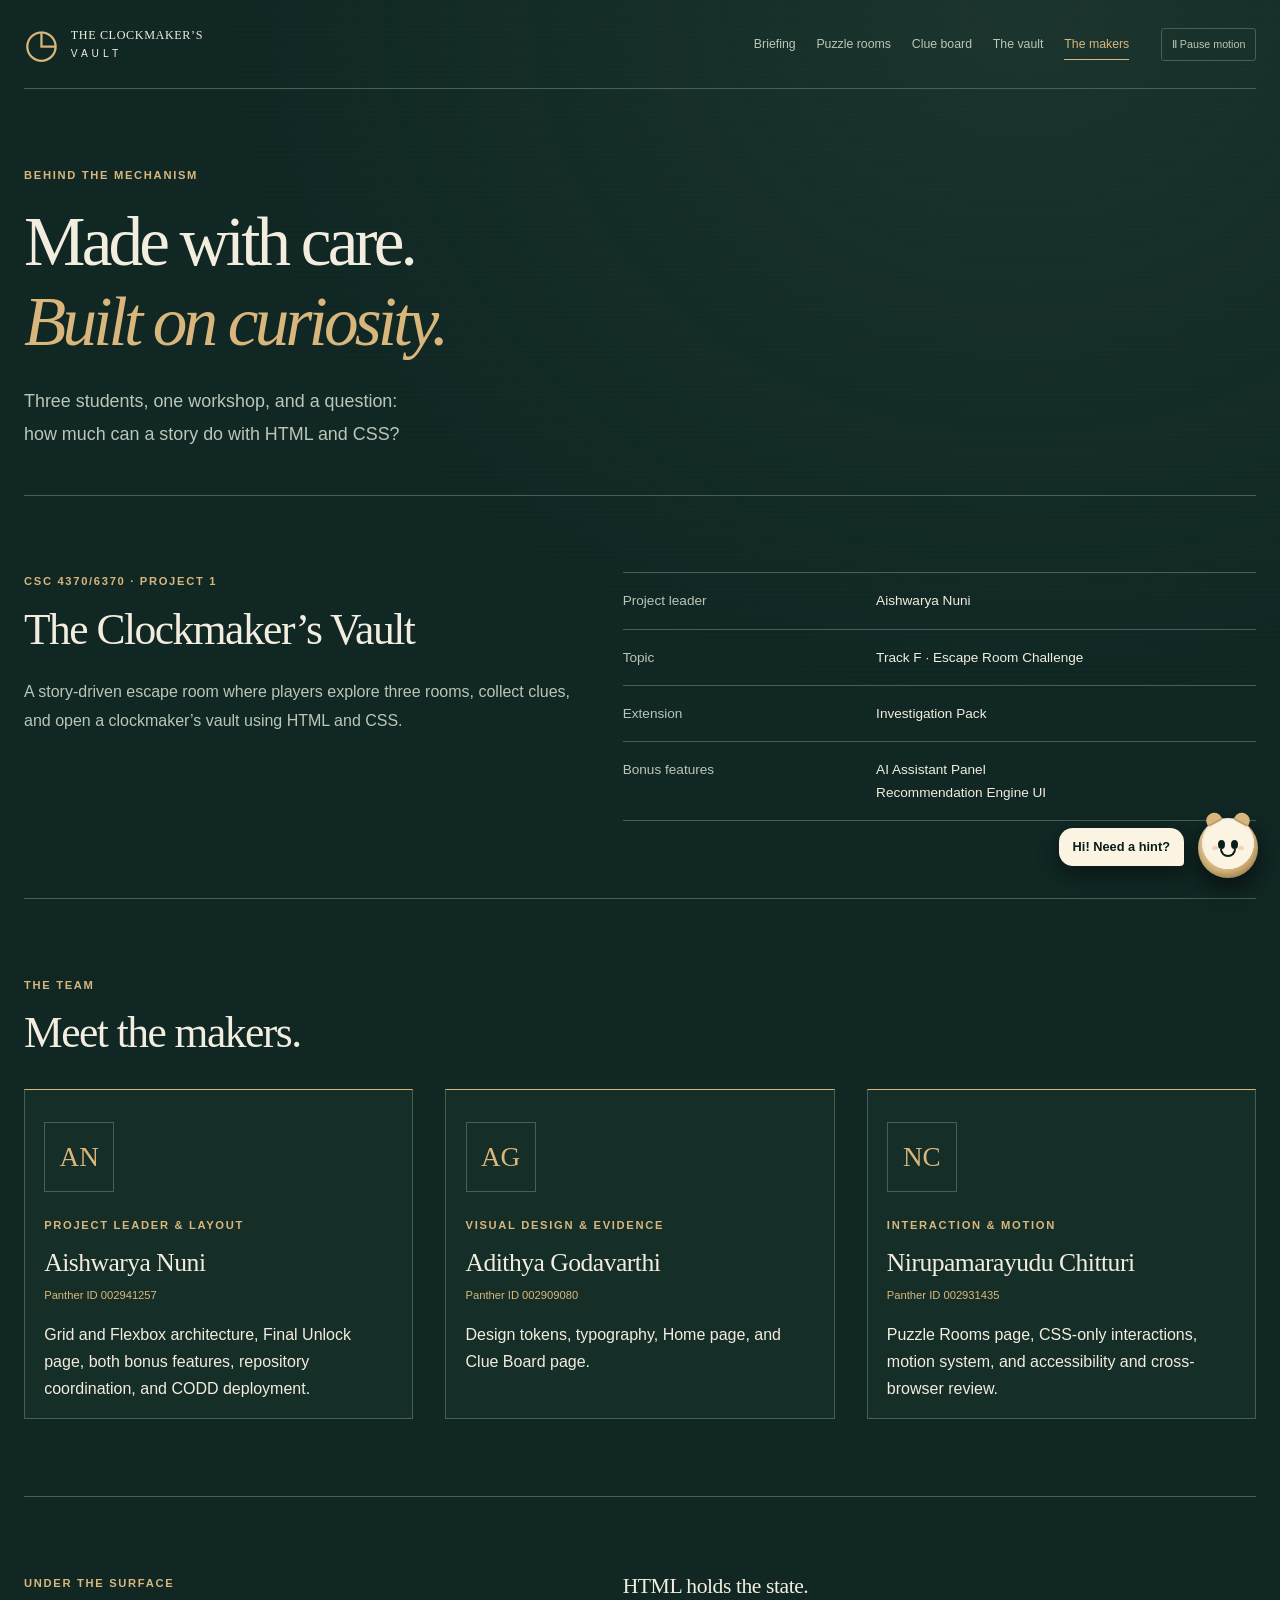
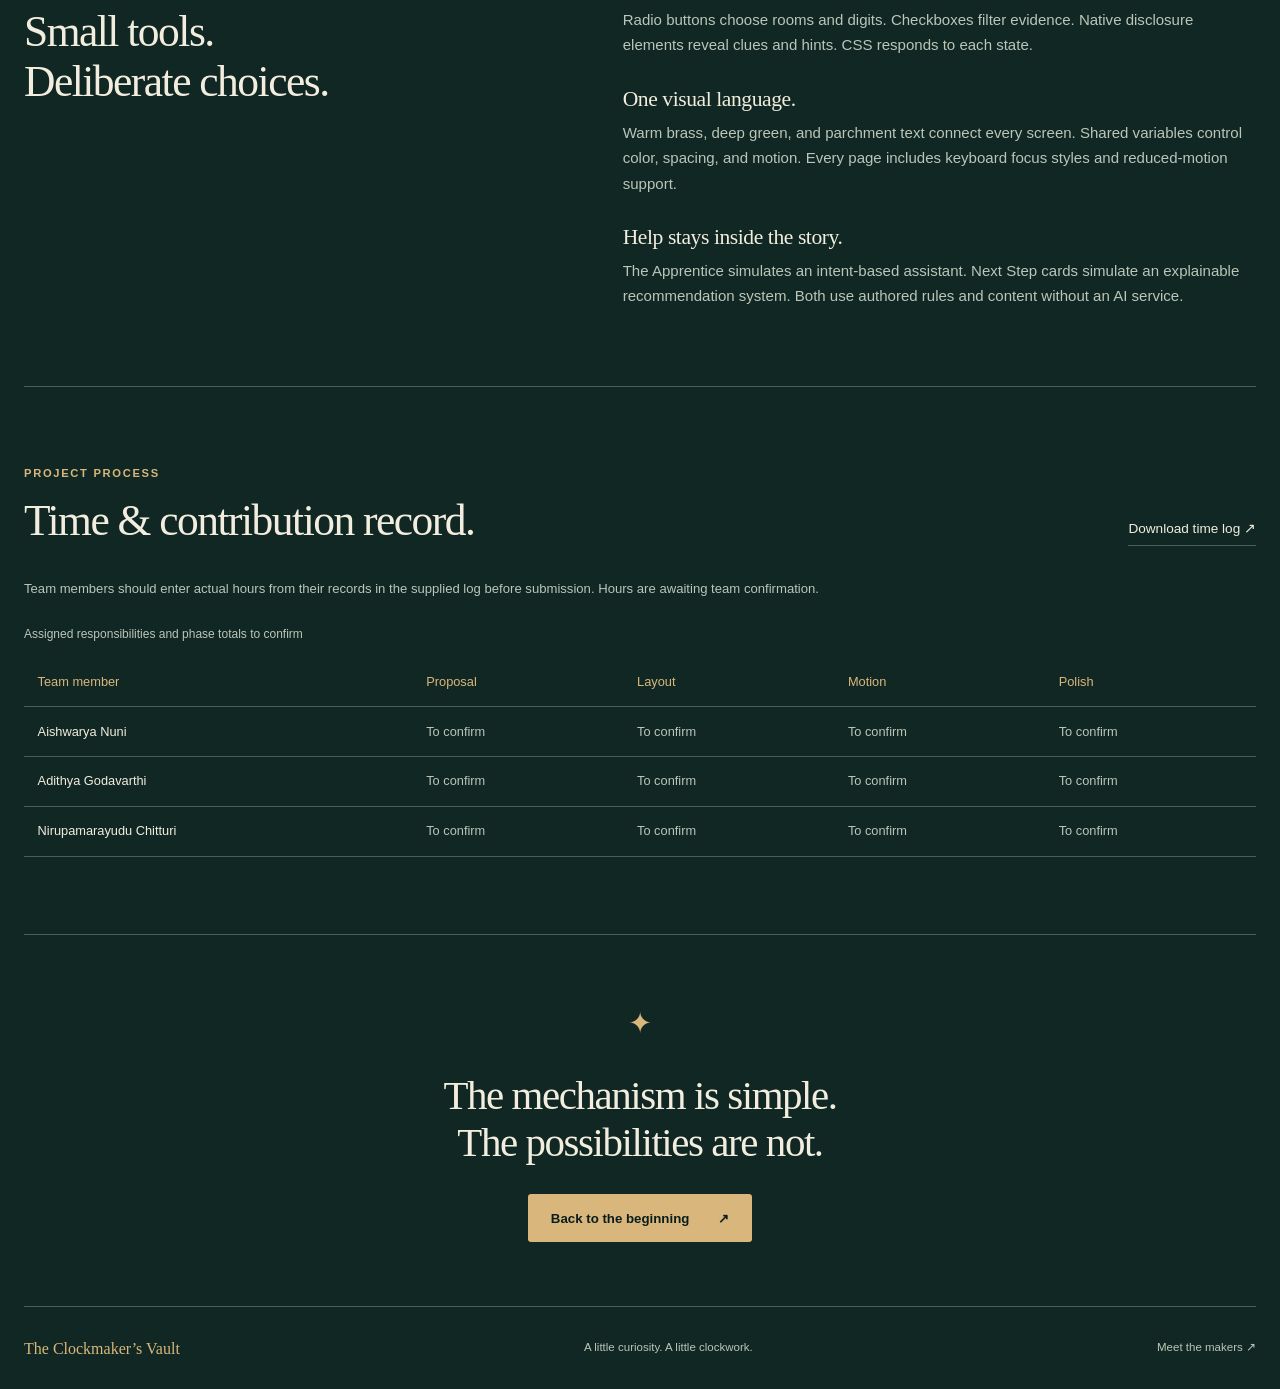
<file: team.html>
<!doctype html>
<!--
  The Clockmaker's Vault | CSC 4370/6370 | team.html
  Assigned page responsibility from supplied proposal: Aishwarya Nuni (coordination), all members (review).
  Implementation prepared with significant AI assistance for the team's review.
  Attribution records the planned responsibility, not verified individual authorship.
  HTML/CSS only. Shared styles enter through css/style.css. See README.md.
-->
<html lang="en">
<head>
  <meta charset="utf-8">
  <meta name="viewport" content="width=device-width, initial-scale=1">
  <meta name="description" content="Meet the Clockmaker’s Vault team, their responsibilities, and the project’s design choices.">
  <meta name="theme-color" content="#102724">
  <title>The makers — The Clockmaker's Vault</title>
  <link rel="icon" href="images/favicon.svg" type="image/svg+xml">
  <link rel="stylesheet" href="css/style.css">
</head>
<body class="page-team">
  <a class="skip-link" href="#main">Skip to main content</a>
  <input class="sr-only motion-control" type="checkbox" id="pause-motion">
  <div class="site-shell">
    <!-- Shared navigation uses real links so the complete site works from a local folder. -->
    <header class="site-header container">
      <a class="brand" href="index.html"><span class="brand-mark" aria-hidden="true">◷</span><span>THE CLOCKMAKER’S<span class="brand-small">V A U L T</span></span></a>
      <nav class="main-nav" aria-label="Main navigation"><a href="index.html">Briefing</a><a href="rooms.html">Puzzle rooms</a><a href="clues.html">Clue board</a><a href="unlock.html">The vault</a><a href="team.html" aria-current="page">The makers</a></nav>
      <label class="motion-toggle" for="pause-motion"><span class="motion-running">Ⅱ Pause motion</span><span class="motion-paused">▷ Resume motion</span></label>
    </header>
    <main id="main" class="container" tabindex="-1">

      <header class="page-heading"><p class="eyebrow">Behind the mechanism</p><h1>Made with care.<br><em>Built on curiosity.</em></h1><p class="intro">Three students, one workshop, and a question:<br>how much can a story do with HTML and CSS?</p></header>
      <section class="team-overview section-space" aria-labelledby="project-title"><div><p class="eyebrow">CSC 4370/6370 · Project 1</p><h2 id="project-title">The Clockmaker’s Vault</h2><p class="intro">A story-driven escape room where players explore three rooms, collect clues, and open a clockmaker’s vault using HTML and CSS.</p></div><dl class="project-facts"><div><dt>Project leader</dt><dd>Aishwarya Nuni</dd></div><div><dt>Topic</dt><dd>Track F · Escape Room Challenge</dd></div><div><dt>Extension</dt><dd>Investigation Pack</dd></div><div><dt>Bonus features</dt><dd>AI Assistant Panel<br>Recommendation Engine UI</dd></div></dl></section>
      <!-- Roles match the supplied proposal. They are assignments, not claims of verified authorship.
           Overlay card pattern (course notes): the base layer transforms while the overlay slides in on :hover and :focus-within. -->
      <section class="section-space" aria-labelledby="makers-title"><div class="section-heading"><div><p class="eyebrow">The team</p><h2 id="makers-title">Meet the makers.</h2></div></div><div class="team-grid">
<article class="member" tabindex="0"><span class="monogram" aria-hidden="true">AN</span><p class="eyebrow">Project leader & layout</p><h3>Aishwarya Nuni</h3><p class="student-id">Panther ID 002941257</p><p>Grid and Flexbox architecture, Final Unlock page, both bonus features, repository coordination, and CODD deployment.</p><div class="member-overlay"><p class="eyebrow">Signature motion</p><h4>Vault cinematics</h4><p>Odometer digits, the gilded halo, and the opening sequence on The vault page.</p><code>css/vault-fx.css</code></div></article><article class="member" tabindex="0"><span class="monogram" aria-hidden="true">AG</span><p class="eyebrow">Visual design & evidence</p><h3>Adithya Godavarthi</h3><p class="student-id">Panther ID 002909080</p><p>Design tokens, typography, Home page, and Clue Board page.</p><div class="member-overlay"><p class="eyebrow">Signature motion</p><h4>3D clockwork</h4><p>The orbiting orrery, the opening gate on the Briefing, and the 3D evidence ring.</p><code>css/showcase-fx.css</code></div></article><article class="member" tabindex="0"><span class="monogram" aria-hidden="true">NC</span><p class="eyebrow">Interaction & motion</p><h3>Nirupamarayudu Chitturi</h3><p class="student-id">Panther ID 002931435</p><p>Puzzle Rooms page, CSS-only interactions, motion system, and accessibility and cross-browser review.</p><div class="member-overlay"><p class="eyebrow">Signature motion</p><h4>Living rooms</h4><p>Swinging bells, lantern sweeps, scroll reveals, and the notebook toasts.</p><code>css/motion.css</code></div></article></div></section><section class="team-method section-space" aria-labelledby="method-title"><div><p class="eyebrow">Under the surface</p><h2 id="method-title">Small tools.<br>Deliberate choices.</h2></div><div class="prose"><h3>HTML holds the state.</h3><p>Radio buttons choose rooms and digits. Checkboxes filter evidence. Native disclosure elements reveal clues and hints. CSS responds to each state.</p><h3>One visual language.</h3><p>Warm brass, deep green, and parchment text connect every screen. Shared variables control color, spacing, and motion. Every page includes keyboard focus styles and reduced-motion support.</p><h3>Help stays inside the story.</h3><p>The Apprentice simulates an intent-based assistant. Next Step cards simulate an explainable recommendation system. Both use authored rules and content without an AI service.</p></div></section>
      <section class="section-space" aria-labelledby="time-title"><div class="section-heading"><div><p class="eyebrow">Project process</p><h2 id="time-title">Time &amp; contribution record.</h2></div><a class="text-link" href="docs/time-tracking.csv" download>Download time log <span aria-hidden="true">↗</span></a></div><p class="small-note">Team members should enter actual hours from their records in the supplied log before submission. Hours are awaiting team confirmation.</p><div class="table-scroll"><table><caption>Assigned responsibilities and phase totals to confirm</caption><thead><tr><th scope="col">Team member</th><th scope="col">Proposal</th><th scope="col">Layout</th><th scope="col">Motion</th><th scope="col">Polish</th></tr></thead><tbody>
<!-- HOURS: each member edits ONLY their own line below (Proposal, Layout, Motion, Polish). -->
<tr><th scope="row">Aishwarya Nuni</th><td>To confirm</td><td>To confirm</td><td>To confirm</td><td>To confirm</td></tr>
<tr><th scope="row">Adithya Godavarthi</th><td>To confirm</td><td>To confirm</td><td>To confirm</td><td>To confirm</td></tr>
<tr><th scope="row">Nirupamarayudu Chitturi</th><td>To confirm</td><td>To confirm</td><td>To confirm</td><td>To confirm</td></tr>
</tbody></table></div></section>
      <section class="closing-note small-closing"><span aria-hidden="true">✦</span><h2>The mechanism is simple.<br>The possibilities are not.</h2><a class="button primary" href="index.html">Back to the beginning <span aria-hidden="true">↗</span></a></section>

    </main>
    <footer class="site-footer container"><a class="footer-brand" href="index.html">The Clockmaker’s Vault</a><p>A little curiosity. A little clockwork.</p><a href="team.html">Meet the makers <span aria-hidden="true">↗</span></a></footer>
    <!-- Floating "Ask the Apprentice" chatbot (bonus feature 1). Assigned: Aishwarya Nuni.
         A hidden checkbox opens and closes the panel; hidden radios pick the conversation. HTML/CSS only. -->
    <input class="sr-only chat-toggle" type="checkbox" id="chat-toggle">
    <label class="chat-fab" for="chat-toggle"><span class="fab-icon" aria-hidden="true"><i class="bell bell-l"></i><i class="bell bell-r"></i><i class="eye eye-l"></i><i class="eye eye-r"></i><i class="smile"></i><i class="fab-x">×</i></span><span class="fab-bubble" aria-hidden="true">Hi! Need a hint?</span><span class="sr-only">Open or close the Apprentice chat</span></label>
    <section class="chat-pop" aria-label="Ask the Apprentice chat"><div class="chat chat-floating"><input class="sr-only chat-radio" type="radio" name="fab-ask" id="fab-ask-none" checked><input class="sr-only chat-radio" type="radio" name="fab-ask" id="fab-ask-study"><input class="sr-only chat-radio" type="radio" name="fab-ask" id="fab-ask-tower"><input class="sr-only chat-radio" type="radio" name="fab-ask" id="fab-ask-archive"><input class="sr-only chat-radio" type="radio" name="fab-ask" id="fab-ask-order"><div class="chat-window"><div class="chat-head"><span class="chat-avatar" aria-hidden="true">A</span><div><strong>The Apprentice</strong><span class="chat-status">online · authored replies</span></div><label class="chat-close" for="chat-toggle"><span aria-hidden="true">×</span><span class="sr-only">Close chat</span></label></div><div class="chat-log"><p class="msg msg-bot chat-welcome">These are the people who built the workshop. If you want to play, ask me where to start.</p><div class="chat-thread thread-study"><p class="msg msg-user"><span class="sr-only">You asked: </span>I’m stuck in the Study</p><div class="msg msg-bot chat-reply"><span class="chat-typing" aria-hidden="true"><i></i><i></i><i></i></span><div class="reply-body"><p><span class="sr-only">The Apprentice: </span><strong>A gentle nudge:</strong> the short hand matters more than the long one. Which Roman numeral does it point to?</p><details class="hint-more"><summary>A clearer hint</summary><p>IX means nine, and Wren says the hour goes first.</p></details></div></div></div><div class="chat-thread thread-tower"><p class="msg msg-user"><span class="sr-only">You asked: </span>What counts in the tower?</p><div class="msg msg-bot chat-reply"><span class="chat-typing" aria-hidden="true"><i></i><i></i><i></i></span><div class="reply-body"><p><span class="sr-only">The Apprentice: </span><strong>A gentle nudge:</strong> the note describes seven bells, but two of them cannot sing.</p><details class="hint-more"><summary>A clearer hint</summary><p>Count only the sounding bells: 7 − 2 = 5. Sound is the second digit.</p></details></div></div></div><div class="chat-thread thread-archive"><p class="msg msg-user"><span class="sr-only">You asked: </span>What about the Archive?</p><div class="msg msg-bot chat-reply"><span class="chat-typing" aria-hidden="true"><i></i><i></i><i></i></span><div class="reply-body"><p><span class="sr-only">The Apprentice: </span><strong>A gentle nudge:</strong> the bookmark and the wax seal each give you a digit.</p><details class="hint-more"><summary>A clearer hint</summary><p>Volume IV gives four. Three seal rings give three. The volume comes before the seal.</p></details></div></div></div><div class="chat-thread thread-order"><p class="msg msg-user"><span class="sr-only">You asked: </span>How do I order the digits?</p><div class="msg msg-bot chat-reply"><span class="chat-typing" aria-hidden="true"><i></i><i></i><i></i></span><div class="reply-body"><p><span class="sr-only">The Apprentice: </span>The journal is your guide: <strong>hour, sound, volume, seal.</strong></p><details class="hint-more"><summary>Show the full deduction</summary><p>The hour is 9, the sounding bells are 5, Volume IV gives 4, and the seal has 3 rings. The code is <strong>9543</strong>. <a class="text-link" href="unlock.html">Take it to the vault ↗</a></p></details></div></div></div></div><div class="chat-chips" role="group" aria-label="Ask the Apprentice. Use arrow keys to change the question."><label for="fab-ask-study">I’m stuck in the Study</label><label for="fab-ask-tower">What counts in the tower?</label><label for="fab-ask-archive">What about the Archive?</label><label for="fab-ask-order">How do I order the digits?</label><label for="fab-ask-none" class="chip-reset">↺ Start over</label></div></div></div></section>
  </div>
</body>
</html>
</file>
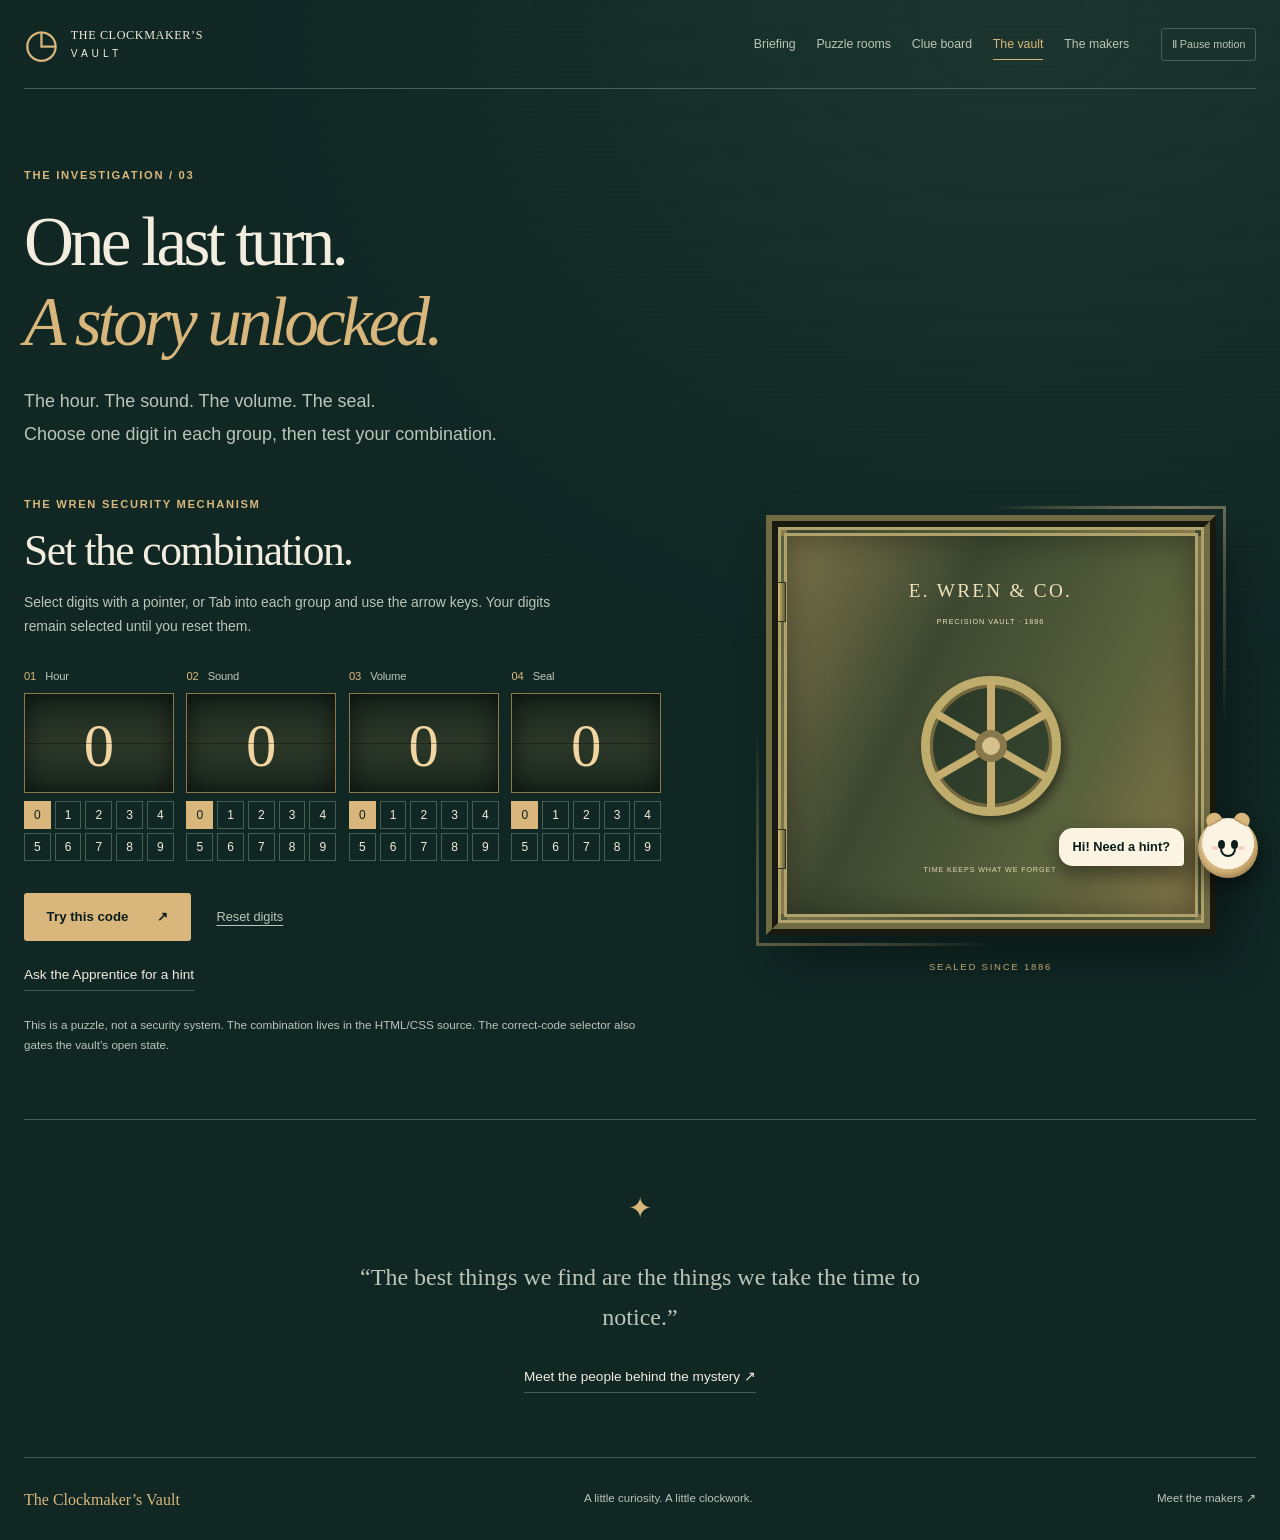
<file: unlock.html>
<!doctype html>
<!--
  The Clockmaker's Vault | CSC 4370/6370 | unlock.html
  Assigned page responsibility from supplied proposal: Aishwarya Nuni.
  Implementation prepared with significant AI assistance for the team's review.
  Attribution records the planned responsibility, not verified individual authorship.
  HTML/CSS only. Shared styles enter through css/style.css. See README.md.
  Vault cinematics (halo, light, sparks, letter unfold) live in css/vault-fx.css.
-->
<html lang="en">
<head>
  <meta charset="utf-8">
  <meta name="viewport" content="width=device-width, initial-scale=1">
  <meta name="description" content="Set four code dials and open the clockmaker’s vault with a CSS-only combination check.">
  <meta name="theme-color" content="#102724">
  <title>The final unlock — The Clockmaker's Vault</title>
  <link rel="icon" href="images/favicon.svg" type="image/svg+xml">
  <link rel="stylesheet" href="css/style.css">
</head>
<body class="page-unlock">
  <a class="skip-link" href="#main">Skip to main content</a>
  <input class="sr-only motion-control" type="checkbox" id="pause-motion">
  <div class="site-shell">
    <!-- Shared navigation uses real links so the complete site works from a local folder. -->
    <header class="site-header container">
      <a class="brand" href="index.html"><span class="brand-mark" aria-hidden="true">◷</span><span>THE CLOCKMAKER’S<span class="brand-small">V A U L T</span></span></a>
      <nav class="main-nav" aria-label="Main navigation"><a href="index.html">Briefing</a><a href="rooms.html">Puzzle rooms</a><a href="clues.html">Clue board</a><a href="unlock.html" aria-current="page">The vault</a><a href="team.html">The makers</a></nav>
      <label class="motion-toggle" for="pause-motion"><span class="motion-running">Ⅱ Pause motion</span><span class="motion-paused">▷ Resume motion</span></label>
    </header>
    <main id="main" class="container" tabindex="-1">

      <header class="page-heading"><p class="eyebrow">The investigation / 03</p><h1>One last turn.<br><em>A story unlocked.</em></h1><p class="intro">The hour. The sound. The volume. The seal.<br>Choose one digit in each group, then test your combination.</p></header>
      <!-- Assigned: Aishwarya Nuni. All 40 radios are direct siblings so CSS can check a combination. -->
      <form class="vault-form" action="unlock.html" method="get" aria-labelledby="combination-title"><h2 id="combination-title" class="sr-only">Four-digit vault combination</h2>
        <input class="sr-only dial-radio" type="radio" name="digit-1" id="d1-0" value="0" aria-label="Hour, digit 0" checked>
        <input class="sr-only dial-radio" type="radio" name="digit-1" id="d1-1" value="1" aria-label="Hour, digit 1">
        <input class="sr-only dial-radio" type="radio" name="digit-1" id="d1-2" value="2" aria-label="Hour, digit 2">
        <input class="sr-only dial-radio" type="radio" name="digit-1" id="d1-3" value="3" aria-label="Hour, digit 3">
        <input class="sr-only dial-radio" type="radio" name="digit-1" id="d1-4" value="4" aria-label="Hour, digit 4">
        <input class="sr-only dial-radio" type="radio" name="digit-1" id="d1-5" value="5" aria-label="Hour, digit 5">
        <input class="sr-only dial-radio" type="radio" name="digit-1" id="d1-6" value="6" aria-label="Hour, digit 6">
        <input class="sr-only dial-radio" type="radio" name="digit-1" id="d1-7" value="7" aria-label="Hour, digit 7">
        <input class="sr-only dial-radio" type="radio" name="digit-1" id="d1-8" value="8" aria-label="Hour, digit 8">
        <input class="sr-only dial-radio" type="radio" name="digit-1" id="d1-9" value="9" aria-label="Hour, digit 9">
        <input class="sr-only dial-radio" type="radio" name="digit-2" id="d2-0" value="0" aria-label="Sound, digit 0" checked>
        <input class="sr-only dial-radio" type="radio" name="digit-2" id="d2-1" value="1" aria-label="Sound, digit 1">
        <input class="sr-only dial-radio" type="radio" name="digit-2" id="d2-2" value="2" aria-label="Sound, digit 2">
        <input class="sr-only dial-radio" type="radio" name="digit-2" id="d2-3" value="3" aria-label="Sound, digit 3">
        <input class="sr-only dial-radio" type="radio" name="digit-2" id="d2-4" value="4" aria-label="Sound, digit 4">
        <input class="sr-only dial-radio" type="radio" name="digit-2" id="d2-5" value="5" aria-label="Sound, digit 5">
        <input class="sr-only dial-radio" type="radio" name="digit-2" id="d2-6" value="6" aria-label="Sound, digit 6">
        <input class="sr-only dial-radio" type="radio" name="digit-2" id="d2-7" value="7" aria-label="Sound, digit 7">
        <input class="sr-only dial-radio" type="radio" name="digit-2" id="d2-8" value="8" aria-label="Sound, digit 8">
        <input class="sr-only dial-radio" type="radio" name="digit-2" id="d2-9" value="9" aria-label="Sound, digit 9">
        <input class="sr-only dial-radio" type="radio" name="digit-3" id="d3-0" value="0" aria-label="Volume, digit 0" checked>
        <input class="sr-only dial-radio" type="radio" name="digit-3" id="d3-1" value="1" aria-label="Volume, digit 1">
        <input class="sr-only dial-radio" type="radio" name="digit-3" id="d3-2" value="2" aria-label="Volume, digit 2">
        <input class="sr-only dial-radio" type="radio" name="digit-3" id="d3-3" value="3" aria-label="Volume, digit 3">
        <input class="sr-only dial-radio" type="radio" name="digit-3" id="d3-4" value="4" aria-label="Volume, digit 4">
        <input class="sr-only dial-radio" type="radio" name="digit-3" id="d3-5" value="5" aria-label="Volume, digit 5">
        <input class="sr-only dial-radio" type="radio" name="digit-3" id="d3-6" value="6" aria-label="Volume, digit 6">
        <input class="sr-only dial-radio" type="radio" name="digit-3" id="d3-7" value="7" aria-label="Volume, digit 7">
        <input class="sr-only dial-radio" type="radio" name="digit-3" id="d3-8" value="8" aria-label="Volume, digit 8">
        <input class="sr-only dial-radio" type="radio" name="digit-3" id="d3-9" value="9" aria-label="Volume, digit 9">
        <input class="sr-only dial-radio" type="radio" name="digit-4" id="d4-0" value="0" aria-label="Seal, digit 0" checked>
        <input class="sr-only dial-radio" type="radio" name="digit-4" id="d4-1" value="1" aria-label="Seal, digit 1">
        <input class="sr-only dial-radio" type="radio" name="digit-4" id="d4-2" value="2" aria-label="Seal, digit 2">
        <input class="sr-only dial-radio" type="radio" name="digit-4" id="d4-3" value="3" aria-label="Seal, digit 3">
        <input class="sr-only dial-radio" type="radio" name="digit-4" id="d4-4" value="4" aria-label="Seal, digit 4">
        <input class="sr-only dial-radio" type="radio" name="digit-4" id="d4-5" value="5" aria-label="Seal, digit 5">
        <input class="sr-only dial-radio" type="radio" name="digit-4" id="d4-6" value="6" aria-label="Seal, digit 6">
        <input class="sr-only dial-radio" type="radio" name="digit-4" id="d4-7" value="7" aria-label="Seal, digit 7">
        <input class="sr-only dial-radio" type="radio" name="digit-4" id="d4-8" value="8" aria-label="Seal, digit 8">
        <input class="sr-only dial-radio" type="radio" name="digit-4" id="d4-9" value="9" aria-label="Seal, digit 9">
        <div class="vault-layout"><div class="dial-console"><p class="eyebrow">The Wren security mechanism</p><h2>Set the combination.</h2><p class="muted">Select digits with a pointer, or Tab into each group and use the arrow keys. Your digits remain selected until you reset them.</p><div class="dial-grid">
          <section class="digit-group" aria-labelledby="digit-title-1"><h3 id="digit-title-1"><span>01</span> Hour</h3><div class="digit-display" aria-hidden="true"><span class="display-0">0</span><span class="display-1">1</span><span class="display-2">2</span><span class="display-3">3</span><span class="display-4">4</span><span class="display-5">5</span><span class="display-6">6</span><span class="display-7">7</span><span class="display-8">8</span><span class="display-9">9</span></div><div class="digit-options"><label for="d1-0">0</label><label for="d1-1">1</label><label for="d1-2">2</label><label for="d1-3">3</label><label for="d1-4">4</label><label for="d1-5">5</label><label for="d1-6">6</label><label for="d1-7">7</label><label for="d1-8">8</label><label for="d1-9">9</label></div></section>
          <section class="digit-group" aria-labelledby="digit-title-2"><h3 id="digit-title-2"><span>02</span> Sound</h3><div class="digit-display" aria-hidden="true"><span class="display-0">0</span><span class="display-1">1</span><span class="display-2">2</span><span class="display-3">3</span><span class="display-4">4</span><span class="display-5">5</span><span class="display-6">6</span><span class="display-7">7</span><span class="display-8">8</span><span class="display-9">9</span></div><div class="digit-options"><label for="d2-0">0</label><label for="d2-1">1</label><label for="d2-2">2</label><label for="d2-3">3</label><label for="d2-4">4</label><label for="d2-5">5</label><label for="d2-6">6</label><label for="d2-7">7</label><label for="d2-8">8</label><label for="d2-9">9</label></div></section>
          <section class="digit-group" aria-labelledby="digit-title-3"><h3 id="digit-title-3"><span>03</span> Volume</h3><div class="digit-display" aria-hidden="true"><span class="display-0">0</span><span class="display-1">1</span><span class="display-2">2</span><span class="display-3">3</span><span class="display-4">4</span><span class="display-5">5</span><span class="display-6">6</span><span class="display-7">7</span><span class="display-8">8</span><span class="display-9">9</span></div><div class="digit-options"><label for="d3-0">0</label><label for="d3-1">1</label><label for="d3-2">2</label><label for="d3-3">3</label><label for="d3-4">4</label><label for="d3-5">5</label><label for="d3-6">6</label><label for="d3-7">7</label><label for="d3-8">8</label><label for="d3-9">9</label></div></section>
          <section class="digit-group" aria-labelledby="digit-title-4"><h3 id="digit-title-4"><span>04</span> Seal</h3><div class="digit-display" aria-hidden="true"><span class="display-0">0</span><span class="display-1">1</span><span class="display-2">2</span><span class="display-3">3</span><span class="display-4">4</span><span class="display-5">5</span><span class="display-6">6</span><span class="display-7">7</span><span class="display-8">8</span><span class="display-9">9</span></div><div class="digit-options"><label for="d4-0">0</label><label for="d4-1">1</label><label for="d4-2">2</label><label for="d4-3">3</label><label for="d4-4">4</label><label for="d4-5">5</label><label for="d4-6">6</label><label for="d4-7">7</label><label for="d4-8">8</label><label for="d4-9">9</label></div></section>
        </div><div class="attempt-actions"><a class="button primary attempt-wrong" href="#retry">Try this code <span aria-hidden="true">↗</span></a><a class="button primary attempt-correct" href="#open">Open the vault <span aria-hidden="true">↗</span></a><button class="reset-button" type="reset">Reset digits</button></div><a class="text-link" href="rooms.html#apprentice">Ask the Apprentice for a hint</a>
        <div id="retry" class="retry-message" tabindex="-1"><strong>The mechanism holds.</strong><p>One or more digits need another look. Check the order in the journal, change your selection, and try again.</p><a href="#combination-title">Return to the combination</a></div><p class="small-note">This is a puzzle, not a security system. The combination lives in the HTML/CSS source. The correct-code selector also gates the vault’s open state.</p></div>
        <section class="vault-stage" aria-label="The clockmaker’s brass vault"><span class="vault-halo" aria-hidden="true"></span><div id="open" class="open-anchor" tabindex="-1"></div><div class="vault-cabinet"><span class="vault-light" aria-hidden="true"></span><span class="vault-sparks" aria-hidden="true"><i></i><i></i><i></i><i></i><i></i><i></i><i></i><i></i><i></i><i></i><i></i><i></i></span><div class="vault-treasure"><span class="eyebrow">A letter from Elias</span><h2>For the curious.</h2><p>“I have not disappeared. I have gone to see the world I spent a lifetime measuring.</p><p>Keep the workshop. Wind the clocks. And never mistake keeping time for living it.”</p><span class="letter-signature">Elias Wren</span></div><div class="vault-door" aria-hidden="true"><span class="vault-plate">E. WREN &amp; CO.<small>PRECISION VAULT · 1886</small></span><div class="vault-wheel"><i></i><i></i><i></i><span></span></div><span class="vault-engraving">TIME KEEPS WHAT WE FORGET</span><span class="hinge h-top"></span><span class="hinge h-bottom"></span></div></div><p class="vault-caption closed-caption">SEALED SINCE 1886</p><p class="vault-caption open-caption">THE VAULT IS OPEN · THE STORY IS YOURS</p><a class="text-link replay" href="unlock.html">Close the vault &amp; play again <span aria-hidden="true">↻</span></a></section></div>
      </form><section class="closing-note small-closing" aria-labelledby="closing-title"><h2 id="closing-title" class="sr-only">An invitation to notice</h2><span aria-hidden="true">✦</span><p>“The best things we find are the things we take the time to notice.”</p><a class="text-link" href="team.html">Meet the people behind the mystery <span aria-hidden="true">↗</span></a></section>

    </main>
    <footer class="site-footer container"><a class="footer-brand" href="index.html">The Clockmaker’s Vault</a><p>A little curiosity. A little clockwork.</p><a href="team.html">Meet the makers <span aria-hidden="true">↗</span></a></footer>
    <!-- Floating "Ask the Apprentice" chatbot (bonus feature 1). Assigned: Aishwarya Nuni.
         A hidden checkbox opens and closes the panel; hidden radios pick the conversation. HTML/CSS only. -->
    <input class="sr-only chat-toggle" type="checkbox" id="chat-toggle">
    <label class="chat-fab" for="chat-toggle"><span class="fab-icon" aria-hidden="true"><i class="bell bell-l"></i><i class="bell bell-r"></i><i class="eye eye-l"></i><i class="eye eye-r"></i><i class="smile"></i><i class="fab-x">×</i></span><span class="fab-bubble" aria-hidden="true">Hi! Need a hint?</span><span class="sr-only">Open or close the Apprentice chat</span></label>
    <section class="chat-pop" aria-label="Ask the Apprentice chat"><div class="chat chat-floating"><input class="sr-only chat-radio" type="radio" name="fab-ask" id="fab-ask-none" checked><input class="sr-only chat-radio" type="radio" name="fab-ask" id="fab-ask-study"><input class="sr-only chat-radio" type="radio" name="fab-ask" id="fab-ask-tower"><input class="sr-only chat-radio" type="radio" name="fab-ask" id="fab-ask-archive"><input class="sr-only chat-radio" type="radio" name="fab-ask" id="fab-ask-order"><div class="chat-window"><div class="chat-head"><span class="chat-avatar" aria-hidden="true">A</span><div><strong>The Apprentice</strong><span class="chat-status">online · authored replies</span></div><label class="chat-close" for="chat-toggle"><span aria-hidden="true">×</span><span class="sr-only">Close chat</span></label></div><div class="chat-log"><p class="msg msg-bot chat-welcome">At the vault already? The journal order is hour, sound, volume, seal. Ask me if a digit won’t settle.</p><div class="chat-thread thread-study"><p class="msg msg-user"><span class="sr-only">You asked: </span>I’m stuck in the Study</p><div class="msg msg-bot chat-reply"><span class="chat-typing" aria-hidden="true"><i></i><i></i><i></i></span><div class="reply-body"><p><span class="sr-only">The Apprentice: </span><strong>A gentle nudge:</strong> the short hand matters more than the long one. Which Roman numeral does it point to?</p><details class="hint-more"><summary>A clearer hint</summary><p>IX means nine, and Wren says the hour goes first.</p></details></div></div></div><div class="chat-thread thread-tower"><p class="msg msg-user"><span class="sr-only">You asked: </span>What counts in the tower?</p><div class="msg msg-bot chat-reply"><span class="chat-typing" aria-hidden="true"><i></i><i></i><i></i></span><div class="reply-body"><p><span class="sr-only">The Apprentice: </span><strong>A gentle nudge:</strong> the note describes seven bells, but two of them cannot sing.</p><details class="hint-more"><summary>A clearer hint</summary><p>Count only the sounding bells: 7 − 2 = 5. Sound is the second digit.</p></details></div></div></div><div class="chat-thread thread-archive"><p class="msg msg-user"><span class="sr-only">You asked: </span>What about the Archive?</p><div class="msg msg-bot chat-reply"><span class="chat-typing" aria-hidden="true"><i></i><i></i><i></i></span><div class="reply-body"><p><span class="sr-only">The Apprentice: </span><strong>A gentle nudge:</strong> the bookmark and the wax seal each give you a digit.</p><details class="hint-more"><summary>A clearer hint</summary><p>Volume IV gives four. Three seal rings give three. The volume comes before the seal.</p></details></div></div></div><div class="chat-thread thread-order"><p class="msg msg-user"><span class="sr-only">You asked: </span>How do I order the digits?</p><div class="msg msg-bot chat-reply"><span class="chat-typing" aria-hidden="true"><i></i><i></i><i></i></span><div class="reply-body"><p><span class="sr-only">The Apprentice: </span>The journal is your guide: <strong>hour, sound, volume, seal.</strong></p><details class="hint-more"><summary>Show the full deduction</summary><p>The hour is 9, the sounding bells are 5, Volume IV gives 4, and the seal has 3 rings. The code is <strong>9543</strong>. <a class="text-link" href="unlock.html">Take it to the vault ↗</a></p></details></div></div></div></div><div class="chat-chips" role="group" aria-label="Ask the Apprentice. Use arrow keys to change the question."><label for="fab-ask-study">I’m stuck in the Study</label><label for="fab-ask-tower">What counts in the tower?</label><label for="fab-ask-archive">What about the Archive?</label><label for="fab-ask-order">How do I order the digits?</label><label for="fab-ask-none" class="chip-reset">↺ Start over</label></div></div></div></section>
  </div>
</body>
</html>
</file>
<file: css/style.css>
/*
 * The Clockmaker's Vault | stylesheet entry point
 * Assigned integration responsibility: Aishwarya Nuni.
 * AI-assisted implementation prepared for team review; see README.md.
 * Import order is deliberate: tokens/base, layout, state, then motion overrides.
 * The proposal's single stylesheet is kept as one public entry point; modules
 * make the larger, commented source easier to explain in the VS Code walkthrough.
 */
@import url("tokens.css");
@import url("layout.css");
@import url("interactions.css");
@import url("motion.css");
@import url("showcase-fx.css"); /* 3D hero, holo cards, evidence ring */
@import url("vault-fx.css");   /* unlock.html cinematics */
@import url("chat.css");       /* Apprentice chat (bonus 1) */
</file>
